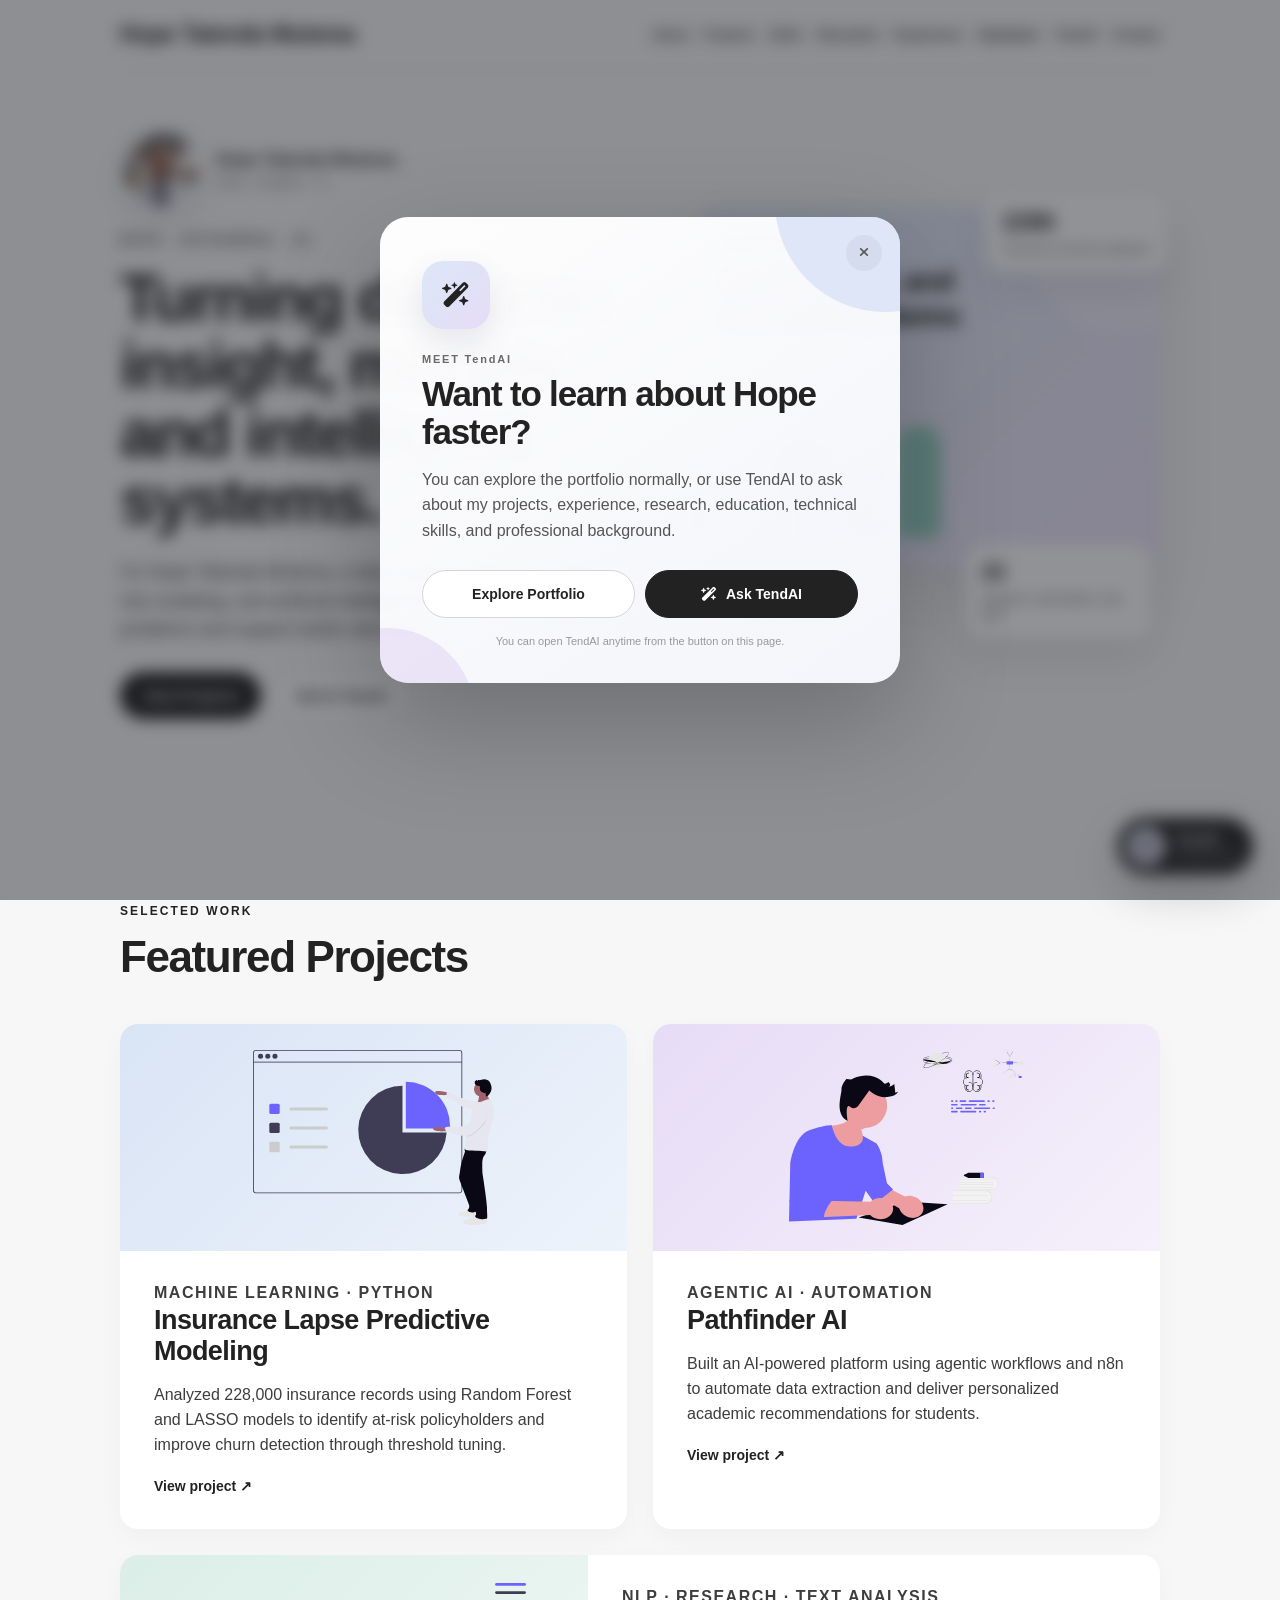
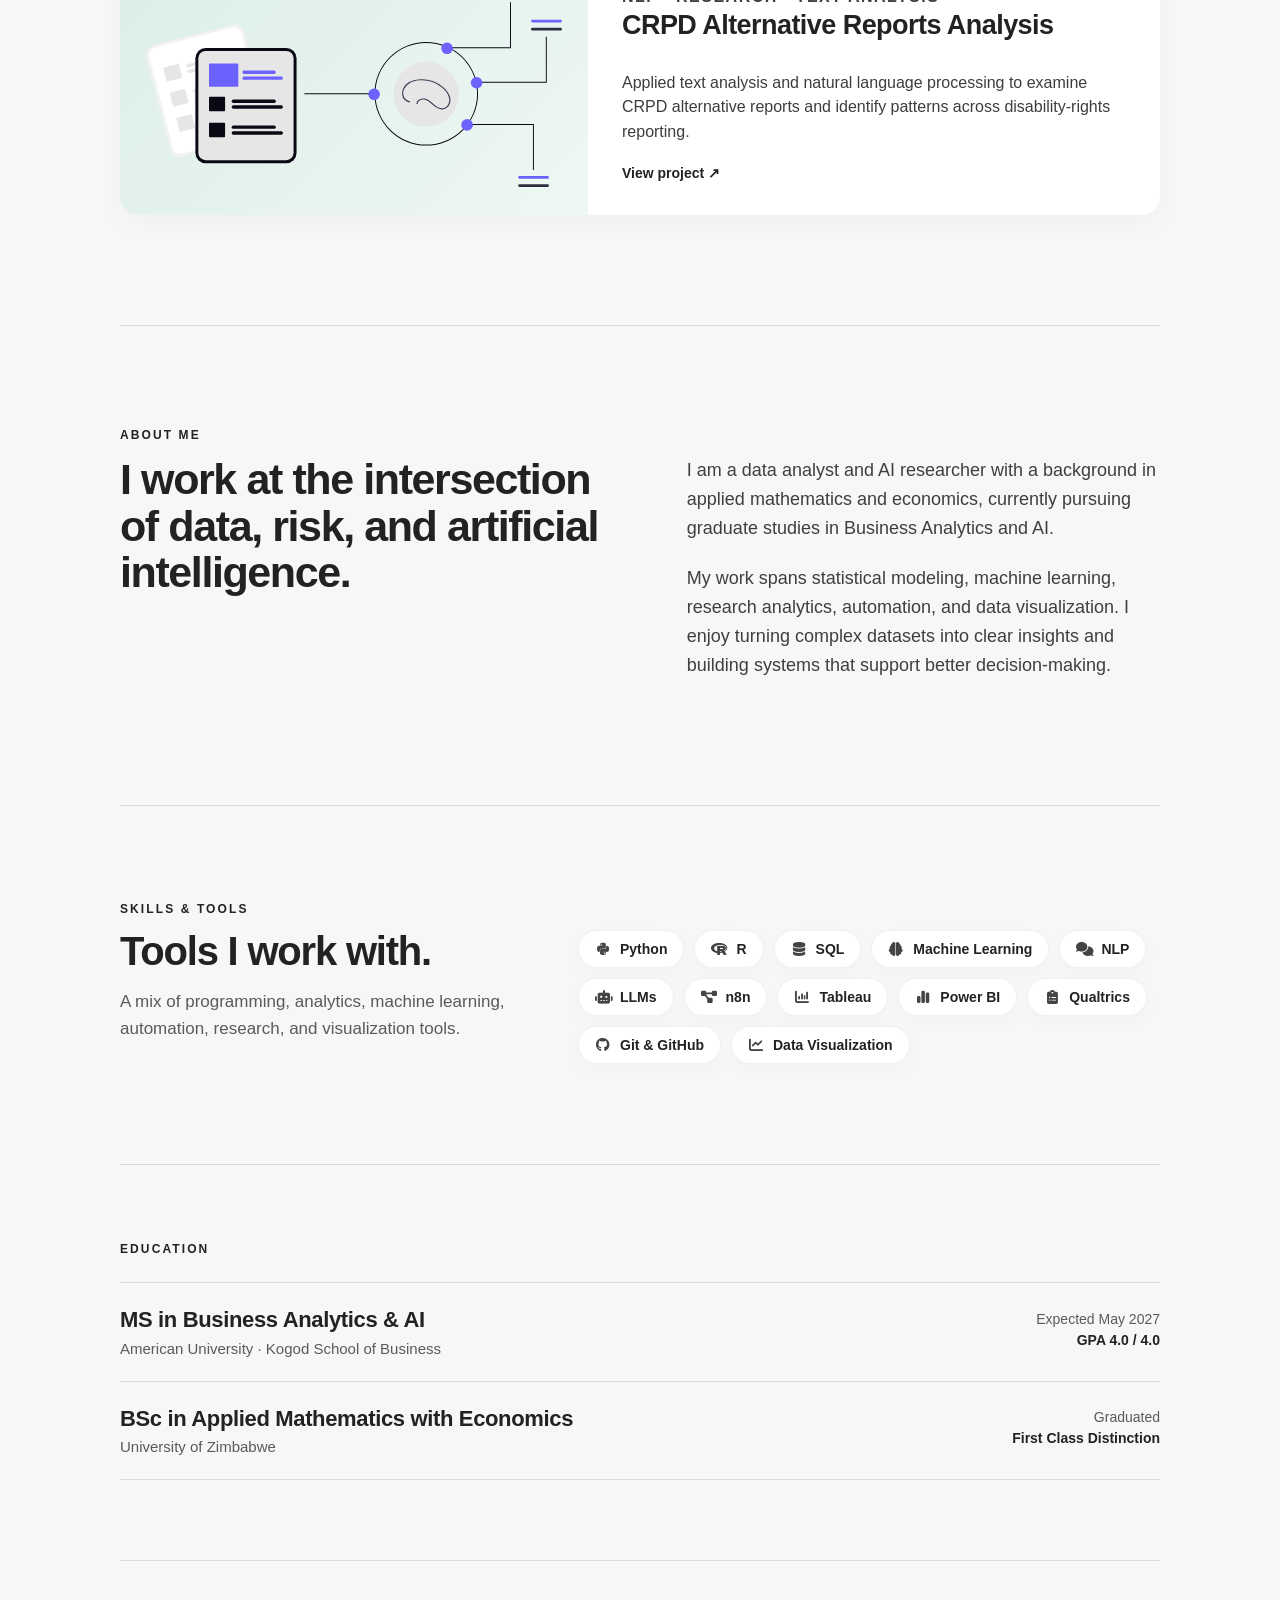
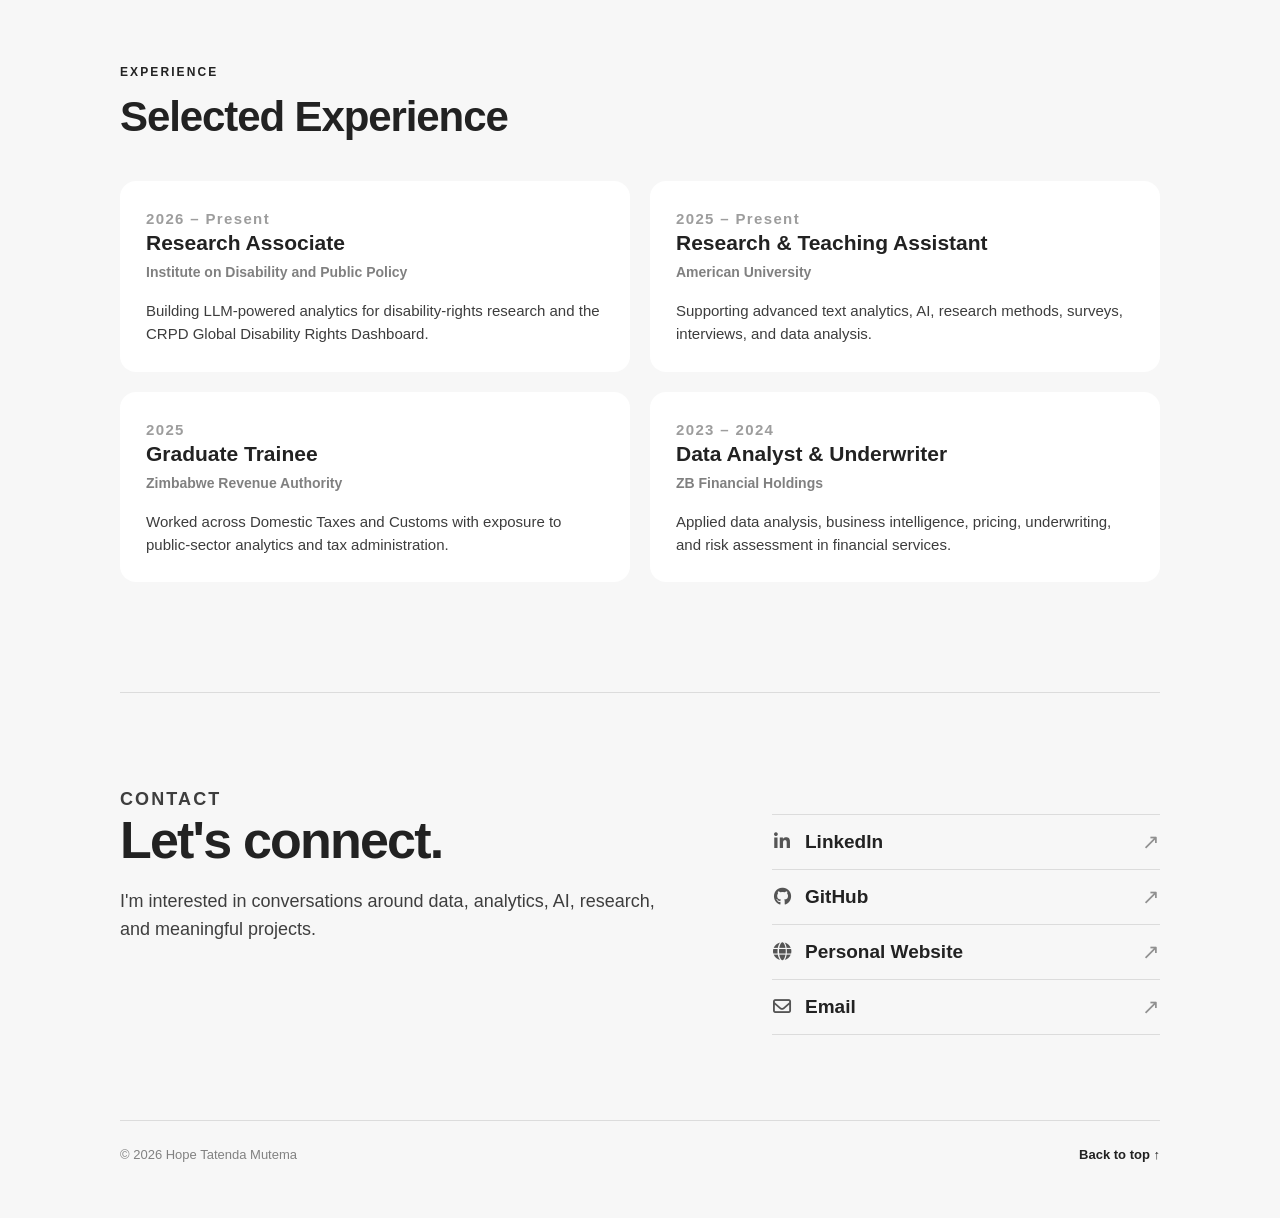
<file: index.html>
<!DOCTYPE html>
<html lang="en">

<head>

    <meta charset="UTF-8">

    <title>
        Hope Tatenda Mutema | Data, Analytics & AI
    </title>

    <meta
        name="viewport"
        content="width=device-width, initial-scale=1.0"
    >

    <meta
        name="description"
        content="Portfolio of Hope Tatenda Mutema — data analytics, artificial intelligence, machine learning, research, and risk modeling."
    >

    <link
        rel="icon"
        type="image/jpeg"
        href="images/favicon.JPG"
    >

    <link
        rel="stylesheet"
        href="https://cdnjs.cloudflare.com/ajax/libs/font-awesome/6.5.2/css/all.min.css"
    >

    <link
        rel="stylesheet"
        href="style.css"
    >

</head>


<body id="top">


    <!-- TendAI WELCOME -->

    <div
        id="aiWelcome"
        class="ai-welcome"
        role="dialog"
        aria-modal="true"
        aria-labelledby="aiWelcomeTitle"
    >

        <div class="ai-welcome-backdrop"></div>


        <div class="ai-welcome-card">


            <button
                id="closeAiWelcome"
                class="ai-welcome-close"
                type="button"
                aria-label="Close"
            >
                <i class="fa-solid fa-xmark"></i>
            </button>


            <div class="ai-welcome-icon">

                <i class="fa-solid fa-wand-magic-sparkles"></i>

            </div>


            <p class="ai-welcome-label">
                MEET TendAI
            </p>


            <h2 id="aiWelcomeTitle">
                Want to learn about Hope faster?
            </h2>


            <p class="ai-welcome-text">

                You can explore the portfolio normally,
                or use TendAI to ask about my projects,
                experience, research, education,
                technical skills, and professional background.

            </p>


            <div class="ai-welcome-actions">


                <button
                    id="explorePortfolio"
                    class="ai-choice ai-choice-secondary"
                    type="button"
                >
                    Explore Portfolio
                </button>


                <a
                    href="agent.html"
                    id="openTendAI"
                    class="ai-choice ai-choice-primary"
                >

                    <i class="fa-solid fa-wand-magic-sparkles"></i>

                    Ask TendAI

                </a>


            </div>


            <p class="ai-welcome-note">
                You can open TendAI anytime from the button on this page.
            </p>


        </div>

    </div>



    <!-- NAVIGATION -->

    <nav class="site-nav">

        <a
            href="#top"
            class="brand"
        >
            Hope Tatenda Mutema
        </a>


        <div class="nav-links">

            <a href="#about">
                About
            </a>

            <a href="#projects">
                Projects
            </a>

            <a href="#skills">
                Skills
            </a>

            <a href="#education">
                Education
            </a>

            <a href="#experience">
                Experience
            </a>

            <a href="highlights.html">
                Highlights
            </a>

            <a
                href="agent.html"
                class="nav-ai-link"
            >
                TendAI
            </a>

            <a href="#contact">
                Contact
            </a>

        </div>

    </nav>



    <!-- HERO -->

    <section class="hero">

        <div class="hero-grid">


            <div class="hero-text">


                <div class="hero-profile">


                    <img
                        src="images/hope-profile.JPG"
                        alt="Hope Tatenda Mutema"
                    >


                    <div>

                        <p class="profile-name">
                            Hope Tatenda Mutema
                        </p>

                        <p class="profile-role">
                            Data · Analytics · AI
                        </p>

                    </div>


                </div>


                <p class="hero-label">
                    DATA · ACTUARIAL · AI
                </p>


                <h1>
                    Turning data into insight,
                    models, and intelligent systems.
                </h1>


                <p class="hero-description">

                    I'm Hope Tatenda Mutema, a data analyst exploring
                    analytics, risk modeling, and artificial intelligence
                    to solve practical problems and support better decisions.

                </p>


                <div class="hero-links">


                    <a
                        href="#projects"
                        class="hero-button primary-button"
                    >
                        View Projects
                    </a>


                    <a
                        href="#contact"
                        class="hero-button secondary-button"
                    >
                        Get in Touch
                    </a>


                </div>


            </div>



            <div class="hero-visual">


                <div class="hero-card main-card">


                    <div>

                        <p class="mini-label">
                            CURRENT FOCUS
                        </p>

                        <h3>
                            Analytics, AI, and research systems
                        </h3>

                    </div>


                    <div class="hero-chart">

                        <span></span>
                        <span></span>
                        <span></span>
                        <span></span>

                    </div>


                </div>



                <div class="floating-card floating-card-one">

                    <p class="floating-number">
                        228K
                    </p>

                    <p class="floating-text">
                        insurance records analyzed
                    </p>

                </div>



                <div class="floating-card floating-card-two">

                    <p class="floating-number">
                        3
                    </p>

                    <p class="floating-text">
                        featured projects
                    </p>

                </div>



                <div class="floating-card floating-card-three">

                    <p class="floating-number">
                        AI
                    </p>

                    <p class="floating-text">
                        research, automation, and NLP
                    </p>

                </div>


            </div>


        </div>

    </section>



    <!-- PROJECTS -->

    <section
        id="projects"
        class="projects"
    >

        <p class="section-label">
            SELECTED WORK
        </p>


        <h2>
            Featured Projects
        </h2>


        <div class="project-grid">


            <article class="project-card">


                <div class="project-image project-image-one">

                    <img
                        src="images/insurance.svg"
                        alt="Data analytics illustration for insurance predictive modeling"
                    >

                </div>


                <div class="project-content">


                    <p class="project-type">
                        MACHINE LEARNING · PYTHON
                    </p>


                    <h3>

                        <a
                            href="https://github.com/hope-tatenda-mutema/Predictive-Modeling-Insurance-Churn"
                            target="_blank"
                            rel="noopener noreferrer"
                        >
                            Insurance Lapse Predictive Modeling
                        </a>

                    </h3>


                    <p>

                        Analyzed 228,000 insurance records using Random Forest
                        and LASSO models to identify at-risk policyholders
                        and improve churn detection through threshold tuning.

                    </p>


                    <a
                        class="project-link"
                        href="https://github.com/hope-tatenda-mutema/Predictive-Modeling-Insurance-Churn"
                        target="_blank"
                        rel="noopener noreferrer"
                    >
                        View project ↗
                    </a>


                </div>


            </article>



            <article class="project-card">


                <div class="project-image project-image-two">

                    <img
                        src="images/pathfinder.svg"
                        alt="Artificial intelligence illustration for Pathfinder AI"
                    >

                </div>


                <div class="project-content">


                    <p class="project-type">
                        AGENTIC AI · AUTOMATION
                    </p>


                    <h3>

                        <a
                            href="https://github.com/hope-tatenda-mutema/Pathfinder-AI-Project"
                            target="_blank"
                            rel="noopener noreferrer"
                        >
                            Pathfinder AI
                        </a>

                    </h3>


                    <p>

                        Built an AI-powered platform using agentic workflows
                        and n8n to automate data extraction and deliver
                        personalized academic recommendations for students.

                    </p>


                    <a
                        class="project-link"
                        href="https://github.com/hope-tatenda-mutema/Pathfinder-AI-Project"
                        target="_blank"
                        rel="noopener noreferrer"
                    >
                        View project ↗
                    </a>


                </div>


            </article>



            <article class="project-card">


                <div class="project-image project-image-three">

                    <img
                        src="images/crpd.svg"
                        alt="Text analysis illustration for CRPD research project"
                    >

                </div>


                <div class="project-content">


                    <p class="project-type">
                        NLP · RESEARCH · TEXT ANALYSIS
                    </p>


                    <h3>

                        <a
                            href="https://github.com/hope-tatenda-mutema/critical_analysis_of_CRPD_alternative_reports"
                            target="_blank"
                            rel="noopener noreferrer"
                        >
                            CRPD Alternative Reports Analysis
                        </a>

                    </h3>


                    <p>

                        Applied text analysis and natural language processing
                        to examine CRPD alternative reports and identify
                        patterns across disability-rights reporting.

                    </p>


                    <a
                        class="project-link"
                        href="https://github.com/hope-tatenda-mutema/critical_analysis_of_CRPD_alternative_reports"
                        target="_blank"
                        rel="noopener noreferrer"
                    >
                        View project ↗
                    </a>


                </div>


            </article>


        </div>


    </section>



    <!-- ABOUT -->

    <section
        id="about"
        class="about"
    >

        <p class="section-label">
            ABOUT ME
        </p>


        <div class="about-grid">


            <h2>

                I work at the intersection of
                data, risk, and artificial intelligence.

            </h2>


            <div class="about-text">


                <p>

                    I am a data analyst and AI researcher with a background
                    in applied mathematics and economics, currently pursuing
                    graduate studies in Business Analytics and AI.

                </p>


                <p>

                    My work spans statistical modeling, machine learning,
                    research analytics, automation, and data visualization.
                    I enjoy turning complex datasets into clear insights
                    and building systems that support better decision-making.

                </p>


            </div>


        </div>


    </section>



    <!-- SKILLS -->

    <section
        id="skills"
        class="skills"
    >

        <p class="section-label">
            SKILLS & TOOLS
        </p>


        <div class="skills-grid">


            <div>

                <h2>
                    Tools I work with.
                </h2>

                <p class="skills-intro">

                    A mix of programming, analytics,
                    machine learning, automation,
                    research, and visualization tools.

                </p>

            </div>



            <div class="skill-tags">

                <span>
                    <i class="fa-brands fa-python"></i>
                    Python
                </span>

                <span>
                    <i class="fa-brands fa-r-project"></i>
                    R
                </span>

                <span>
                    <i class="fa-solid fa-database"></i>
                    SQL
                </span>

                <span>
                    <i class="fa-solid fa-brain"></i>
                    Machine Learning
                </span>

                <span>
                    <i class="fa-solid fa-comments"></i>
                    NLP
                </span>

                <span>
                    <i class="fa-solid fa-robot"></i>
                    LLMs
                </span>

                <span>
                    <i class="fa-solid fa-diagram-project"></i>
                    n8n
                </span>

                <span>
                    <i class="fa-solid fa-chart-column"></i>
                    Tableau
                </span>

                <span>
                    <i class="fa-solid fa-chart-simple"></i>
                    Power BI
                </span>

                <span>
                    <i class="fa-solid fa-clipboard-list"></i>
                    Qualtrics
                </span>

                <span>
                    <i class="fa-brands fa-github"></i>
                    Git & GitHub
                </span>

                <span>
                    <i class="fa-solid fa-chart-line"></i>
                    Data Visualization
                </span>

            </div>


        </div>


    </section>



    <!-- EDUCATION -->

    <section
        id="education"
        class="education"
    >

        <p class="section-label">
            EDUCATION
        </p>


        <div class="education-list">


            <article class="education-item">


                <div class="education-main">

                    <h3>
                        MS in Business Analytics & AI
                    </h3>

                    <p class="education-school">
                        American University · Kogod School of Business
                    </p>

                </div>


                <div class="education-meta">

                    <p>
                        Expected May 2027
                    </p>

                    <p class="education-highlight">
                        GPA 4.0 / 4.0
                    </p>

                </div>


            </article>



            <article class="education-item">


                <div class="education-main">

                    <h3>
                        BSc in Applied Mathematics with Economics
                    </h3>

                    <p class="education-school">
                        University of Zimbabwe
                    </p>

                </div>


                <div class="education-meta">

                    <p>
                        Graduated
                    </p>

                    <p class="education-highlight">
                        First Class Distinction
                    </p>

                </div>


            </article>


        </div>


    </section>



    <!-- EXPERIENCE -->

    <section
        id="experience"
        class="experience"
    >

        <p class="section-label">
            EXPERIENCE
        </p>


        <h2>
            Selected Experience
        </h2>


        <div class="experience-grid">


            <article class="experience-card">

                <p class="experience-year">
                    2026 – Present
                </p>

                <h3>
                    Research Associate
                </h3>

                <p class="experience-org">
                    Institute on Disability and Public Policy
                </p>

                <p>
                    Building LLM-powered analytics for disability-rights
                    research and the CRPD Global Disability Rights Dashboard.
                </p>

            </article>



            <article class="experience-card">

                <p class="experience-year">
                    2025 – Present
                </p>

                <h3>
                    Research & Teaching Assistant
                </h3>

                <p class="experience-org">
                    American University
                </p>

                <p>
                    Supporting advanced text analytics, AI,
                    research methods, surveys, interviews,
                    and data analysis.
                </p>

            </article>



            <article class="experience-card">

                <p class="experience-year">
                    2025
                </p>

                <h3>
                    Graduate Trainee
                </h3>

                <p class="experience-org">
                    Zimbabwe Revenue Authority
                </p>

                <p>
                    Worked across Domestic Taxes and Customs
                    with exposure to public-sector analytics
                    and tax administration.
                </p>

            </article>



            <article class="experience-card">

                <p class="experience-year">
                    2023 – 2024
                </p>

                <h3>
                    Data Analyst & Underwriter
                </h3>

                <p class="experience-org">
                    ZB Financial Holdings
                </p>

                <p>
                    Applied data analysis, business intelligence,
                    pricing, underwriting, and risk assessment
                    in financial services.
                </p>

            </article>


        </div>


    </section>



    <!-- CONTACT -->

    <section
        id="contact"
        class="contact"
    >

        <p class="section-label">
            CONTACT
        </p>


        <div class="contact-grid">


            <div>

                <h2>
                    Let's connect.
                </h2>

                <p>

                    I'm interested in conversations around
                    data, analytics, AI, research,
                    and meaningful projects.

                </p>

            </div>



            <div class="contact-links">


                <a
                    href="https://www.linkedin.com/in/hope-mutema/"
                    target="_blank"
                    rel="noopener noreferrer"
                >

                    <span class="contact-link-left">

                        <i class="fa-brands fa-linkedin-in"></i>

                        LinkedIn

                    </span>

                    <span class="contact-arrow">
                        ↗
                    </span>

                </a>



                <a
                    href="https://github.com/hope-tatenda-mutema"
                    target="_blank"
                    rel="noopener noreferrer"
                >

                    <span class="contact-link-left">

                        <i class="fa-brands fa-github"></i>

                        GitHub

                    </span>

                    <span class="contact-arrow">
                        ↗
                    </span>

                </a>



                <a
                    href="https://hopetatendamutema.com"
                    target="_blank"
                    rel="noopener noreferrer"
                >

                    <span class="contact-link-left">

                        <i class="fa-solid fa-globe"></i>

                        Personal Website

                    </span>

                    <span class="contact-arrow">
                        ↗
                    </span>

                </a>



                <a
                    href="mailto:contact@hopetatendamutema.com"
                >

                    <span class="contact-link-left">

                        <i class="fa-regular fa-envelope"></i>

                        Email

                    </span>

                    <span class="contact-arrow">
                        ↗
                    </span>

                </a>


            </div>


        </div>


    </section>



    <!-- FOOTER -->

    <footer>

        <p>
            © 2026 Hope Tatenda Mutema
        </p>

        <a href="#top">
            Back to top ↑
        </a>

    </footer>



    <!-- FLOATING TendAI BUTTON -->

    <a
        href="agent.html"
        class="floating-ai-button"
        aria-label="Open TendAI"
    >


        <span class="floating-ai-icon">

            <i class="fa-solid fa-wand-magic-sparkles"></i>

        </span>


        <span class="floating-ai-text">

            <strong>
                TendAI
            </strong>

            <small>
                Ask about me
            </small>

        </span>


    </a>



    <script>


        const aiWelcome =
            document.getElementById(
                "aiWelcome"
            );


        const explorePortfolio =
            document.getElementById(
                "explorePortfolio"
            );


        const closeAiWelcome =
            document.getElementById(
                "closeAiWelcome"
            );


        const openTendAI =
            document.getElementById(
                "openTendAI"
            );


        const aiBackdrop =
            document.querySelector(
                ".ai-welcome-backdrop"
            );


        const hasSeenAiWelcome =
            sessionStorage.getItem(
                "tendai-welcome-seen"
            );


        if (!hasSeenAiWelcome) {


            setTimeout(
                function() {

                    aiWelcome.classList.add(
                        "show"
                    );


                    document.body.classList.add(
                        "modal-open"
                    );

                },
                650
            );


        }


        function closeWelcome() {


            aiWelcome.classList.remove(
                "show"
            );


            document.body.classList.remove(
                "modal-open"
            );


            sessionStorage.setItem(
                "tendai-welcome-seen",
                "true"
            );


        }


        explorePortfolio.addEventListener(
            "click",
            closeWelcome
        );


        closeAiWelcome.addEventListener(
            "click",
            closeWelcome
        );


        aiBackdrop.addEventListener(
            "click",
            closeWelcome
        );


        openTendAI.addEventListener(
            "click",
            function() {

                sessionStorage.setItem(
                    "tendai-welcome-seen",
                    "true"
                );

            }
        );


        document.addEventListener(
            "keydown",
            function(event) {

                if (
                    event.key === "Escape" &&
                    aiWelcome.classList.contains(
                        "show"
                    )
                ) {

                    closeWelcome();

                }

            }
        );


    </script>


</body>

</html>
</file>
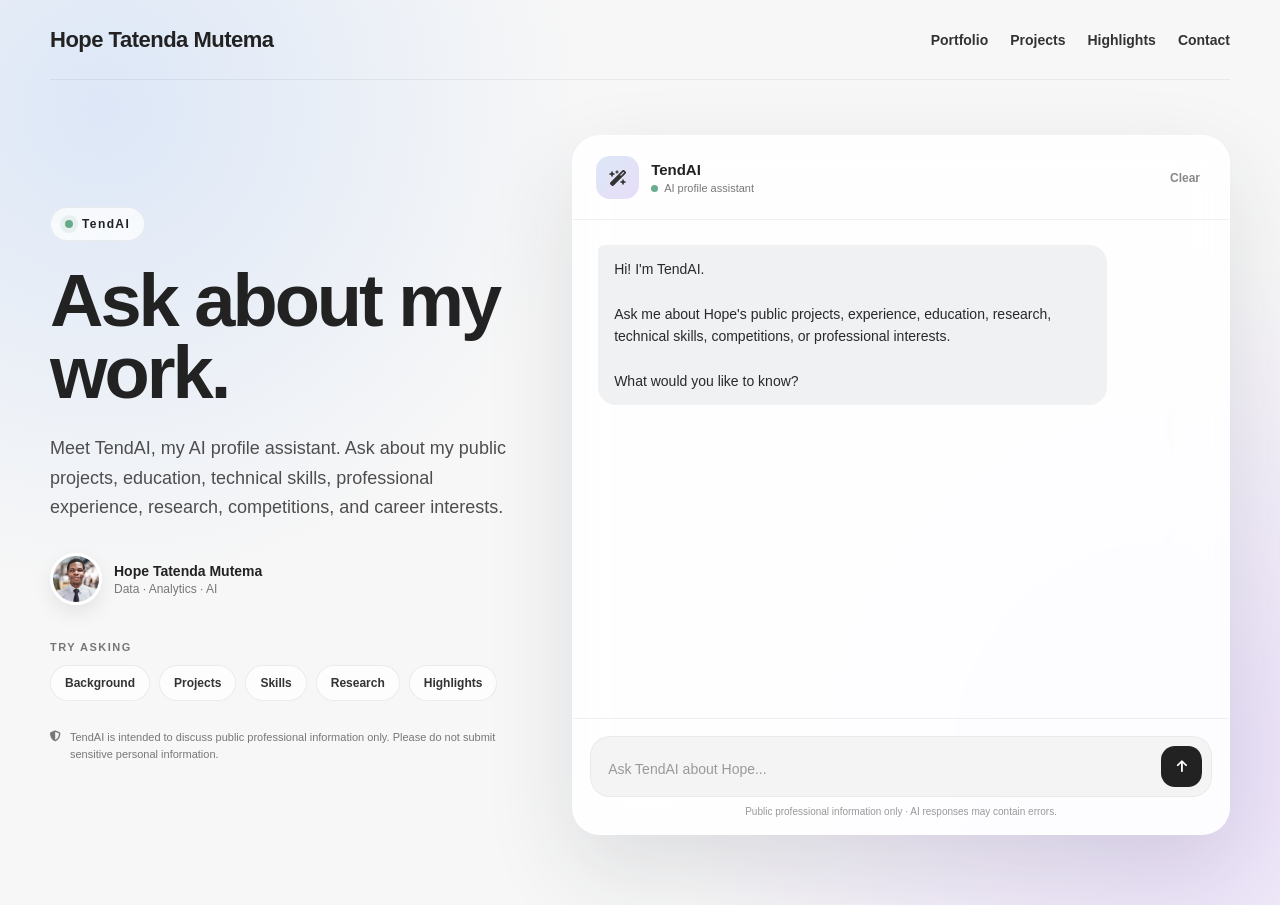
<file: agent.html>
<!DOCTYPE html>
<html lang="en">

<head>

    <meta charset="UTF-8">

    <meta
        name="viewport"
        content="width=device-width, initial-scale=1.0"
    >

    <title>TendAI | Hope Tatenda Mutema</title>

    <meta
        name="description"
        content="Ask TendAI about Hope Tatenda Mutema's public projects, experience, education, research, and technical skills."
    >

    <link
        rel="icon"
        type="image/jpeg"
        href="images/favicon.JPG"
    >

    <link
        rel="stylesheet"
        href="https://cdnjs.cloudflare.com/ajax/libs/font-awesome/6.5.2/css/all.min.css"
    >


    <style>

        * {
            box-sizing: border-box;
        }

        html {
            min-height: 100%;
        }

        body {
            min-height: 100vh;
            margin: 0;

            font-family:
                Inter,
                -apple-system,
                BlinkMacSystemFont,
                "Segoe UI",
                Arial,
                sans-serif;

            color: #222;

            background:
                radial-gradient(
                    circle at 8% 12%,
                    rgba(219, 230, 247, 0.95),
                    transparent 34%
                ),
                radial-gradient(
                    circle at 92% 84%,
                    rgba(232, 220, 249, 0.9),
                    transparent 36%
                ),
                #f7f7f7;

            -webkit-font-smoothing: antialiased;
        }


        .page {
            width: min(1180px, calc(100% - 50px));
            margin: 0 auto;
        }


        /* NAVIGATION */

        .site-nav {
            min-height: 80px;

            display: flex;
            align-items: center;
            justify-content: space-between;

            gap: 25px;

            border-bottom:
                1px solid rgba(0, 0, 0, 0.06);
        }

        .brand {
            color: #222;
            text-decoration: none;

            font-size: 22px;
            font-weight: 750;

            letter-spacing: -0.5px;
        }

        .nav-links {
            display: flex;
            align-items: center;

            gap: 22px;
        }

        .nav-links a {
            color: #333;
            text-decoration: none;

            font-size: 14px;
            font-weight: 600;

            transition: opacity 0.2s ease;
        }

        .nav-links a:hover {
            opacity: 0.55;
        }


        /* LAYOUT */

        .agent-layout {
            min-height: calc(100vh - 80px);

            display: grid;

            grid-template-columns:
                0.82fr 1.18fr;

            gap: 65px;

            align-items: center;

            padding:
                55px 0 70px;
        }


        /* LEFT SIDE */

        .agent-intro {
            max-width: 470px;
        }

        .agent-label {
            display: inline-flex;
            align-items: center;

            gap: 9px;

            margin: 0 0 24px;

            padding:
                9px 14px;

            border:
                1px solid rgba(0, 0, 0, 0.06);

            border-radius: 999px;

            background:
                rgba(255, 255, 255, 0.72);

            font-size: 12px;
            font-weight: 800;

            letter-spacing: 1.4px;
        }

        .agent-dot {
            width: 8px;
            height: 8px;

            border-radius: 50%;

            background: #69aa8d;

            box-shadow:
                0 0 0 5px rgba(105, 170, 141, 0.12);
        }

        .agent-intro h1 {
            margin:
                0 0 24px;

            font-size:
                clamp(52px, 6vw, 74px);

            line-height: 0.98;

            letter-spacing: -3px;
        }

        .agent-description {
            margin: 0;

            font-size: 18px;
            line-height: 1.65;

            color: #4e4e4e;
        }


        /* PROFILE */

        .profile {
            display: flex;
            align-items: center;

            gap: 12px;

            margin-top: 30px;
        }

        .profile img {
            width: 52px;
            height: 52px;

            object-fit: cover;

            border-radius: 50%;

            border: 3px solid #fff;

            box-shadow:
                0 8px 20px rgba(0, 0, 0, 0.08);
        }

        .profile p {
            margin: 0;
        }

        .profile-name {
            margin-bottom: 3px !important;

            font-size: 14px;
            font-weight: 750;
        }

        .profile-role {
            font-size: 12px;

            color: #777;
        }


        /* SUGGESTIONS */

        .suggestion-label {
            margin:
                36px 0 12px;

            font-size: 11px;
            font-weight: 750;

            letter-spacing: 1.5px;

            color: #777;
        }

        .suggestions {
            display: flex;
            flex-wrap: wrap;

            gap: 9px;
        }

        .suggestion {
            appearance: none;

            border:
                1px solid rgba(0, 0, 0, 0.07);

            border-radius: 999px;

            padding:
                10px 14px;

            background:
                rgba(255, 255, 255, 0.76);

            color: #333;

            font-family: inherit;

            font-size: 12px;
            font-weight: 650;

            cursor: pointer;

            transition:
                transform 0.18s ease,
                background 0.18s ease;
        }

        .suggestion:hover {
            transform:
                translateY(-2px);

            background: #fff;
        }


        /* PRIVACY NOTE */

        .privacy-note {
            display: flex;
            align-items: flex-start;

            gap: 9px;

            margin-top: 28px;

            color: #777;

            font-size: 11px;
            line-height: 1.55;
        }

        .privacy-note i {
            margin-top: 2px;
        }


        /* CHAT */

        .chat-shell {
            height:
                min(700px, calc(100vh - 130px));

            min-height: 570px;

            display: flex;
            flex-direction: column;

            overflow: hidden;

            border:
                1px solid rgba(255, 255, 255, 0.9);

            border-radius: 28px;

            background:
                rgba(255, 255, 255, 0.88);

            backdrop-filter: blur(24px);

            -webkit-backdrop-filter: blur(24px);

            box-shadow:
                0 35px 90px rgba(35, 38, 57, 0.12);
        }


        /* CHAT HEADER */

        .chat-header {
            display: flex;
            justify-content: space-between;
            align-items: center;

            gap: 20px;

            padding:
                20px 23px;

            border-bottom:
                1px solid rgba(0, 0, 0, 0.055);
        }

        .chat-agent {
            display: flex;
            align-items: center;

            gap: 12px;
        }

        .chat-agent-icon {
            width: 43px;
            height: 43px;

            display: flex;
            align-items: center;
            justify-content: center;

            border-radius: 14px;

            background:
                linear-gradient(
                    135deg,
                    #dce7f7,
                    #e8ddf7
                );

            color: #333;
        }

        .chat-agent h2 {
            margin:
                0 0 4px;

            font-size: 15px;
        }

        .status {
            display: flex;
            align-items: center;

            gap: 6px;

            margin: 0;

            color: #777;

            font-size: 11px;
        }

        .status-dot {
            width: 7px;
            height: 7px;

            border-radius: 50%;

            background: #67ad8e;
        }

        .clear-button {
            border: 0;

            background: transparent;

            color: #888;

            font-family: inherit;

            font-size: 12px;
            font-weight: 650;

            cursor: pointer;
        }

        .clear-button:hover {
            color: #222;
        }


        /* MESSAGES */

        .messages {
            flex: 1;

            overflow-y: auto;

            padding: 25px;

            scroll-behavior: smooth;
        }

        .message {
            display: flex;

            margin-bottom: 18px;
        }

        .message.user {
            justify-content: flex-end;
        }

        .bubble {
            max-width: 84%;

            padding:
                13px 16px;

            border-radius: 18px;

            font-size: 14px;
            line-height: 1.6;

            white-space: pre-wrap;
            word-break: break-word;
        }

        .message.agent .bubble {
            border-top-left-radius: 6px;

            background: #f0f1f3;

            color: #292929;
        }

        .message.user .bubble {
            border-top-right-radius: 6px;

            background: #222;

            color: #fff;
        }


        /* TYPING */

        .typing {
            display: inline-flex;

            gap: 5px;

            padding:
                4px 1px;
        }

        .typing span {
            width: 6px;
            height: 6px;

            border-radius: 50%;

            background: #999;

            animation:
                typing 1.1s infinite ease-in-out;
        }

        .typing span:nth-child(2) {
            animation-delay: 0.15s;
        }

        .typing span:nth-child(3) {
            animation-delay: 0.3s;
        }

        @keyframes typing {

            0%,
            60%,
            100% {
                transform:
                    translateY(0);

                opacity: 0.4;
            }

            30% {
                transform:
                    translateY(-4px);

                opacity: 1;
            }

        }


        /* INPUT */

        .chat-input-area {
            padding: 17px;

            border-top:
                1px solid rgba(0, 0, 0, 0.055);
        }

        .input-container {
            display: flex;
            align-items: flex-end;

            gap: 10px;

            padding:
                9px 9px 9px 17px;

            border:
                1px solid rgba(0, 0, 0, 0.04);

            border-radius: 20px;

            background: #f4f4f4;
        }

        #messageInput {
            flex: 1;

            max-height: 125px;

            padding:
                8px 0;

            resize: none;

            border: 0;
            outline: 0;

            background: transparent;

            color: #222;

            font-family: inherit;

            font-size: 14px;
            line-height: 1.45;
        }

        #messageInput::placeholder {
            color: #999;
        }

        #sendButton {
            width: 41px;
            height: 41px;

            flex-shrink: 0;

            display: flex;
            align-items: center;
            justify-content: center;

            border: 0;

            border-radius: 14px;

            background: #222;

            color: #fff;

            cursor: pointer;

            transition:
                transform 0.18s ease,
                opacity 0.18s ease;
        }

        #sendButton:hover {
            transform:
                translateY(-1px);
        }

        #sendButton:disabled {
            opacity: 0.35;

            cursor: default;

            transform: none;
        }

        .input-note {
            margin:
                9px 4px 0;

            text-align: center;

            color: #999;

            font-size: 10px;
        }


        /* MOBILE */

        @media (max-width: 900px) {

            .agent-layout {
                grid-template-columns: 1fr;

                gap: 38px;

                padding-top: 45px;
            }

            .agent-intro {
                max-width: 700px;
            }

            .chat-shell {
                height: 650px;
            }

        }


        @media (max-width: 650px) {

            .page {
                width:
                    calc(100% - 30px);
            }

            .site-nav {
                flex-direction: column;

                align-items: flex-start;

                gap: 12px;

                padding:
                    17px 0;
            }

            .brand {
                font-size: 20px;
            }

            .nav-links {
                flex-wrap: wrap;

                gap:
                    10px 16px;
            }

            .agent-layout {
                min-height: auto;

                padding:
                    40px 0;
            }

            .agent-intro h1 {
                font-size: 47px;

                letter-spacing: -2px;
            }

            .agent-description {
                font-size: 16px;
            }

            .chat-shell {
                height: 650px;

                min-height: 0;

                border-radius: 22px;
            }

            .messages {
                padding: 18px;
            }

            .bubble {
                max-width: 90%;
            }

        }

    </style>

</head>


<body>


<div class="page">


    <!-- NAVIGATION -->

    <nav class="site-nav">

        <a
            href="index.html"
            class="brand"
        >
            Hope Tatenda Mutema
        </a>


        <div class="nav-links">

            <a href="index.html">
                Portfolio
            </a>

            <a href="index.html#projects">
                Projects
            </a>

            <a href="highlights.html">
                Highlights
            </a>

            <a href="index.html#contact">
                Contact
            </a>

        </div>

    </nav>



    <main class="agent-layout">


        <!-- LEFT -->

        <section class="agent-intro">


            <p class="agent-label">

                <span class="agent-dot"></span>

                TendAI

            </p>


            <h1>
                Ask about
                my work.
            </h1>


            <p class="agent-description">

                Meet TendAI, my AI profile assistant.

                Ask about my public projects, education,
                technical skills, professional experience,
                research, competitions, and career interests.

            </p>


            <div class="profile">

                <img
                    src="images/hope-profile.JPG"
                    alt="Hope Tatenda Mutema"
                >

                <div>

                    <p class="profile-name">
                        Hope Tatenda Mutema
                    </p>

                    <p class="profile-role">
                        Data · Analytics · AI
                    </p>

                </div>

            </div>


            <p class="suggestion-label">
                TRY ASKING
            </p>


            <div class="suggestions">


                <button
                    class="suggestion"
                    data-question="Tell me about Hope's professional background."
                    type="button"
                >
                    Background
                </button>


                <button
                    class="suggestion"
                    data-question="What projects has Hope worked on?"
                    type="button"
                >
                    Projects
                </button>


                <button
                    class="suggestion"
                    data-question="What technical skills does Hope have?"
                    type="button"
                >
                    Skills
                </button>


                <button
                    class="suggestion"
                    data-question="Tell me about Hope's research work."
                    type="button"
                >
                    Research
                </button>


                <button
                    class="suggestion"
                    data-question="What competitions and major presentations has Hope participated in?"
                    type="button"
                >
                    Highlights
                </button>


            </div>


            <div class="privacy-note">

                <i class="fa-solid fa-shield-halved"></i>

                <span>
                    TendAI is intended to discuss public professional
                    information only. Please do not submit sensitive
                    personal information.
                </span>

            </div>


        </section>



        <!-- CHAT -->

        <section class="chat-shell">


            <div class="chat-header">


                <div class="chat-agent">


                    <div class="chat-agent-icon">

                        <i class="fa-solid fa-wand-magic-sparkles"></i>

                    </div>


                    <div>

                        <h2>
                            TendAI
                        </h2>


                        <p class="status">

                            <span class="status-dot"></span>

                            AI profile assistant

                        </p>

                    </div>


                </div>


                <button
                    id="clearChat"
                    class="clear-button"
                    type="button"
                >
                    Clear
                </button>


            </div>



            <div
                id="messages"
                class="messages"
                aria-live="polite"
            >

                <div class="message agent">

                    <div class="bubble">Hi! I'm TendAI.

Ask me about Hope's public projects, experience, education, research, technical skills, competitions, or professional interests.

What would you like to know?</div>

                </div>

            </div>



            <div class="chat-input-area">


                <div class="input-container">


                    <textarea
                        id="messageInput"
                        rows="1"
                        maxlength="800"
                        placeholder="Ask TendAI about Hope..."
                        aria-label="Ask TendAI a question"
                    ></textarea>


                    <button
                        id="sendButton"
                        type="button"
                        aria-label="Send question"
                    >

                        <i class="fa-solid fa-arrow-up"></i>

                    </button>


                </div>


                <p class="input-note">
                    Public professional information only · AI responses may contain errors.
                </p>


            </div>


        </section>


    </main>


</div>



<script>

    const WEBHOOK_URL =
        "https://n8n.hopeai.online/webhook/2b44d1f6-f521-4ae8-bcec-2301b9967f3b";


    const messages =
        document.getElementById("messages");

    const messageInput =
        document.getElementById("messageInput");

    const sendButton =
        document.getElementById("sendButton");

    const clearChat =
        document.getElementById("clearChat");


    let sessionId =
        sessionStorage.getItem("tendai-session");


    if (!sessionId) {

        sessionId =
            createSessionId();

        sessionStorage.setItem(
            "tendai-session",
            sessionId
        );

    }


    function createSessionId() {

        return (
            "visitor-" +
            Date.now() +
            "-" +
            Math.random()
                .toString(36)
                .substring(2, 10)
        );

    }


    function addMessage(
        text,
        sender
    ) {

        const message =
            document.createElement("div");

        message.className =
            "message " + sender;


        const bubble =
            document.createElement("div");

        bubble.className =
            "bubble";


        bubble.textContent =
            text;


        message.appendChild(
            bubble
        );

        messages.appendChild(
            message
        );


        messages.scrollTop =
            messages.scrollHeight;

    }


    function showTyping() {

        const wrapper =
            document.createElement("div");

        wrapper.className =
            "message agent";

        wrapper.id =
            "typingMessage";


        wrapper.innerHTML = `

            <div class="bubble">

                <div class="typing">
                    <span></span>
                    <span></span>
                    <span></span>
                </div>

            </div>

        `;


        messages.appendChild(
            wrapper
        );


        messages.scrollTop =
            messages.scrollHeight;

    }


    function hideTyping() {

        const typingMessage =
            document.getElementById(
                "typingMessage"
            );


        if (typingMessage) {

            typingMessage.remove();

        }

    }


    function extractReply(data) {

        /*
            STRING RESPONSE
        */

        if (
            typeof data === "string"
        ) {

            return data.trim();

        }


        /*
            ARRAY RESPONSE
        */

        if (
            Array.isArray(data)
        ) {

            if (
                data.length === 0
            ) {

                return null;

            }


            return extractReply(
                data[0]
            );

        }


        /*
            OBJECT RESPONSE
        */

        if (
            data &&
            typeof data === "object"
        ) {

            const fields = [

                "output",
                "response",
                "reply",
                "answer",
                "message",
                "text",
                "content",
                "result"

            ];


            for (
                const field of fields
            ) {

                if (
                    typeof data[field]
                    === "string"
                ) {

                    return data[field].trim();

                }


                if (
                    data[field] &&
                    typeof data[field]
                    === "object"
                ) {

                    const nested =
                        extractReply(
                            data[field]
                        );


                    if (nested) {

                        return nested;

                    }

                }

            }

        }


        return null;

    }


    async function sendMessage(
        presetQuestion = null
    ) {

        let question =
            presetQuestion ||
            messageInput.value;


        question =
            question.trim();


        if (!question) {

            return;

        }


        if (
            question.length > 800
        ) {

            addMessage(
                "Please keep your question under 800 characters.",
                "agent"
            );

            return;

        }


        addMessage(
            question,
            "user"
        );


        messageInput.value =
            "";


        resizeTextarea();


        sendButton.disabled =
            true;


        showTyping();


        try {


            const response =
                await fetch(
                    WEBHOOK_URL,
                    {

                        method: "POST",

                        headers: {

                            "Content-Type":
                                "application/json",

                            "Accept":
                                "application/json, text/plain"

                        },

                        body:
                            JSON.stringify({

                                chatInput:
                                    question,

                                sessionId:
                                    sessionId

                            })

                    }
                );


            if (!response.ok) {

                const errorText =
                    await response.text();


                throw new Error(
                    "Webhook returned " +
                    response.status +
                    ": " +
                    errorText
                );

            }


            const rawText =
                await response.text();


            let data;


            try {

                data =
                    JSON.parse(rawText);

            }

            catch {

                data =
                    rawText;

            }


            hideTyping();


            const reply =
                extractReply(
                    data
                );


            if (!reply) {

                console.log(
                    "Unrecognized TendAI response:",
                    data
                );


                addMessage(
                    "TendAI received your question, but the workflow returned a response format the page does not recognize yet.",
                    "agent"
                );


                return;

            }


            addMessage(
                reply,
                "agent"
            );


        }

        catch (error) {


            hideTyping();


            console.error(
                "TendAI error:",
                error
            );


            let errorMessage =
                "I couldn't connect to TendAI right now. Please try again.";


            if (
                String(error)
                    .toLowerCase()
                    .includes("failed to fetch")
            ) {

                errorMessage =
                    "The browser could not reach TendAI. This is usually caused by the webhook being offline or by CORS settings in n8n.";

            }


            addMessage(
                errorMessage,
                "agent"
            );


        }

        finally {


            sendButton.disabled =
                false;


            messageInput.focus();

        }

    }


    function resizeTextarea() {

        messageInput.style.height =
            "auto";


        messageInput.style.height =
            Math.min(
                messageInput.scrollHeight,
                125
            ) +
            "px";

    }


    messageInput.addEventListener(
        "input",
        resizeTextarea
    );


    messageInput.addEventListener(
        "keydown",
        function(event) {

            if (
                event.key === "Enter" &&
                !event.shiftKey
            ) {

                event.preventDefault();

                sendMessage();

            }

        }
    );


    sendButton.addEventListener(
        "click",
        function() {

            sendMessage();

        }
    );


    document
        .querySelectorAll(
            ".suggestion"
        )
        .forEach(
            function(button) {

                button.addEventListener(
                    "click",
                    function() {

                        sendMessage(
                            button.dataset.question
                        );

                    }
                );

            }
        );


    clearChat.addEventListener(
        "click",
        function() {


            messages.innerHTML =
                "";


            addMessage(
                "Hi! I'm TendAI.\n\nAsk me about Hope's public projects, experience, education, research, technical skills, competitions, or professional interests.\n\nWhat would you like to know?",
                "agent"
            );


            sessionId =
                createSessionId();


            sessionStorage.setItem(
                "tendai-session",
                sessionId
            );


        }
    );


</script>


</body>

</html>
</file>
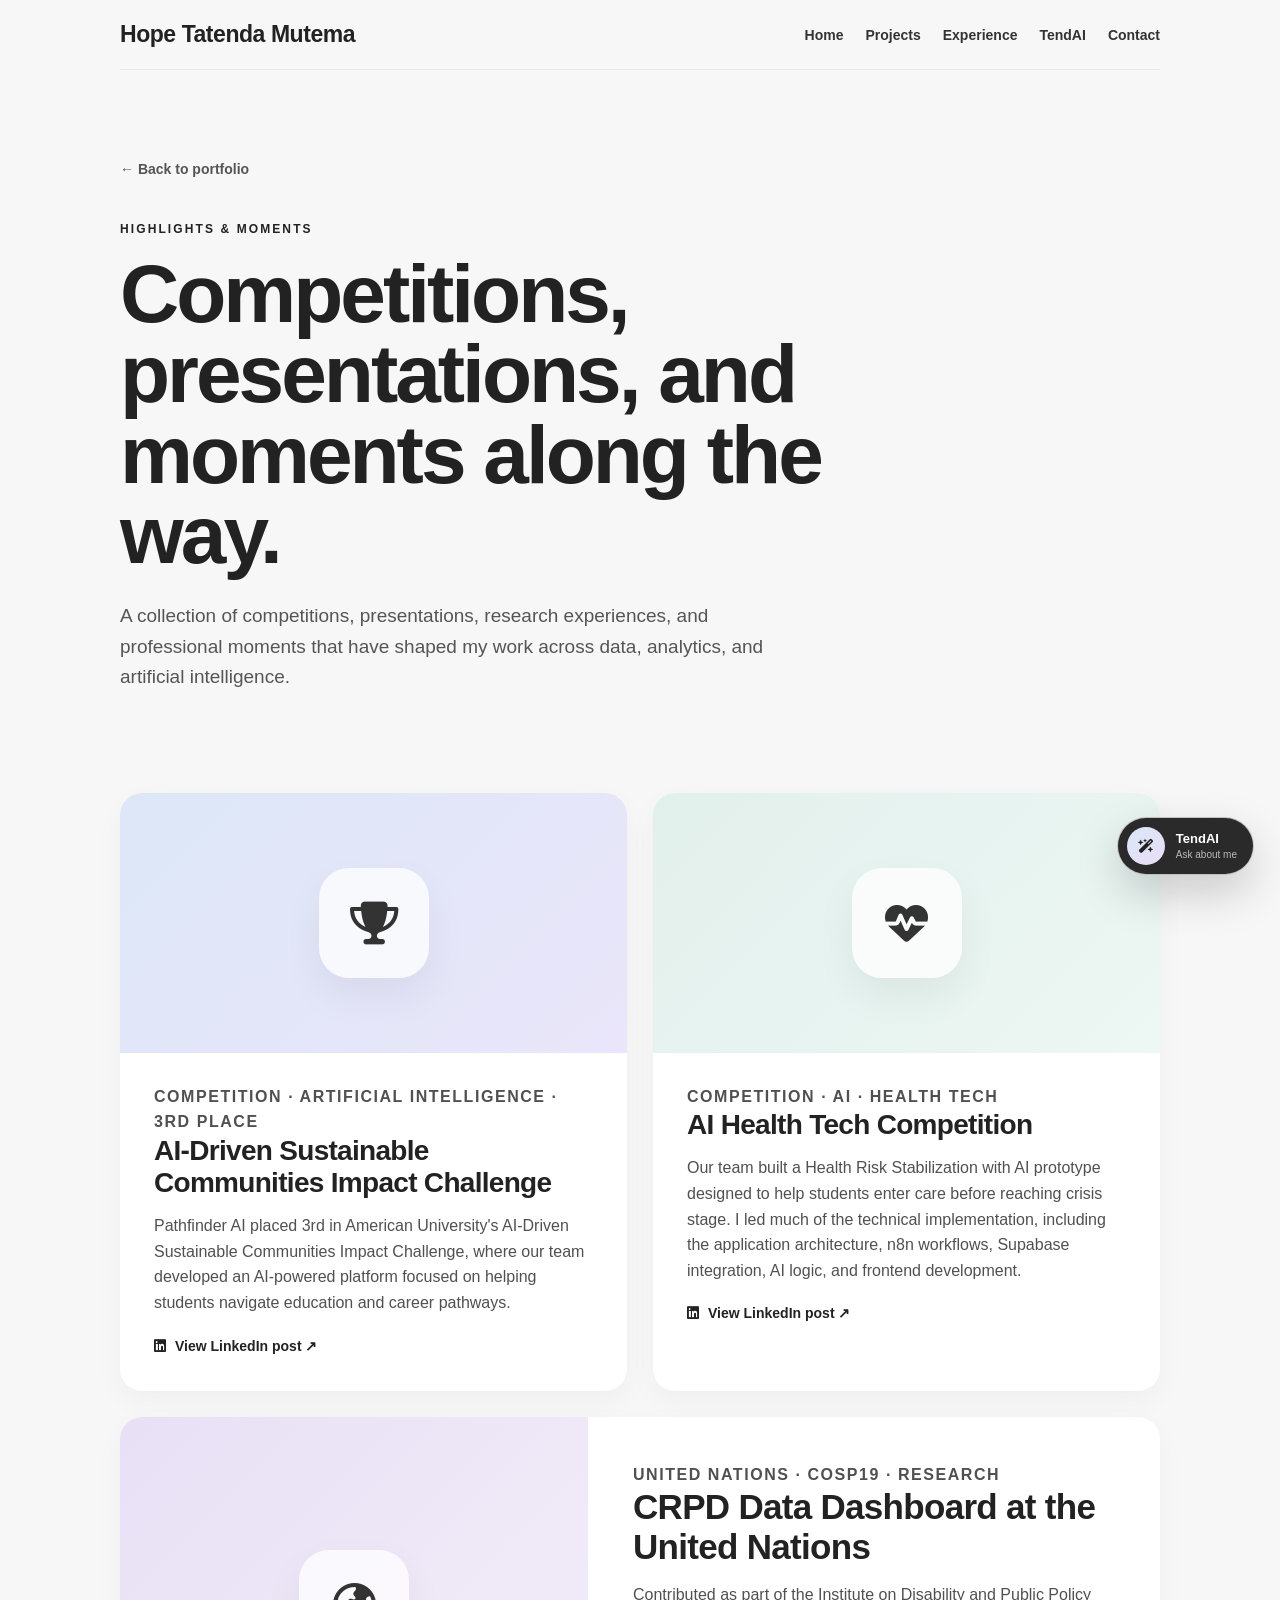
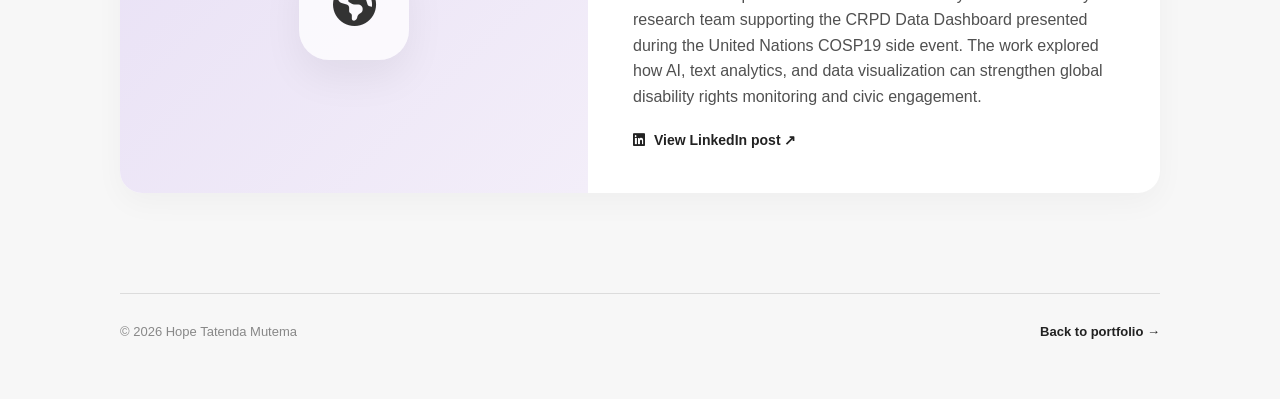
<file: highlights.html>
<!DOCTYPE html>
<html lang="en">

<head>

    <meta charset="UTF-8">

    <title>
        Highlights & Moments | Hope Tatenda Mutema
    </title>

    <meta
        name="viewport"
        content="width=device-width, initial-scale=1.0"
    >

    <meta
        name="description"
        content="Competitions, presentations, research moments, and professional highlights from Hope Tatenda Mutema."
    >

    <link
        rel="icon"
        type="image/jpeg"
        href="images/favicon.JPG"
    >

    <link
        rel="stylesheet"
        href="https://cdnjs.cloudflare.com/ajax/libs/font-awesome/6.5.2/css/all.min.css"
    >


    <style>

        * {
            box-sizing: border-box;
        }

        html {
            scroll-behavior: smooth;
        }

        body {

            margin: 0;

            font-family:
                Inter,
                -apple-system,
                BlinkMacSystemFont,
                "Segoe UI",
                Arial,
                sans-serif;

            background: #f7f7f7;
            color: #222;

            -webkit-font-smoothing: antialiased;
        }


        .page {

            max-width: 1100px;

            margin:
                0 auto;

            padding:
                0 30px 50px;
        }


        .site-nav {

            position: sticky;

            top: 0;

            z-index: 100;

            display: flex;

            justify-content: space-between;

            align-items: center;

            padding:
                21px 0;

            background:
                rgba(247, 247, 247, 0.92);

            backdrop-filter:
                blur(18px);

            -webkit-backdrop-filter:
                blur(18px);

            border-bottom:
                1px solid rgba(0, 0, 0, 0.055);
        }


        .brand {

            color: #222;

            text-decoration: none;

            font-size: 23px;

            font-weight: 750;

            letter-spacing:
                -0.45px;
        }


        .nav-links {

            display: flex;

            gap: 22px;

            align-items: center;
        }


        .nav-links a {

            color: #333;

            text-decoration: none;

            font-size: 14px;

            font-weight: 600;
        }


        .nav-links a:hover {
            opacity: 0.6;
        }


        .nav-ai-link {
            font-weight:
                750 !important;
        }


        .highlights-hero {

            padding:
                90px 0 80px;
        }


        .back-link {

            display: inline-flex;

            align-items: center;

            gap: 9px;

            margin-bottom: 45px;

            color: #555;

            text-decoration: none;

            font-size: 14px;

            font-weight: 650;
        }


        .back-link:hover {
            color: #222;
        }


        .section-label {

            margin:
                0 0 18px;

            font-size: 12px;

            font-weight: 750;

            letter-spacing:
                2.1px;
        }


        .highlights-hero h1 {

            max-width: 790px;

            margin:
                0 0 26px;

            font-size:
                clamp(52px, 7vw, 82px);

            line-height:
                0.98;

            letter-spacing:
                -3px;
        }


        .hero-description {

            max-width: 680px;

            margin: 0;

            font-size: 19px;

            line-height: 1.6;

            color: #555;
        }


        .highlights-section {

            padding:
                20px 0 100px;
        }


        .highlight-grid {

            display: grid;

            grid-template-columns:
                repeat(2, 1fr);

            gap: 26px;
        }


        .highlight-card {

            overflow: hidden;

            border-radius: 22px;

            background: #fff;

            box-shadow:
                0 10px 30px rgba(0, 0, 0, 0.035);

            transition:
                transform 0.25s ease,
                box-shadow 0.25s ease;
        }


        .highlight-card:hover {

            transform:
                translateY(-5px);

            box-shadow:
                0 22px 44px rgba(0, 0, 0, 0.075);
        }


        .highlight-visual {

            min-height: 260px;

            padding: 35px;

            display: flex;

            align-items: center;

            justify-content: center;
        }


        .competition-one {

            background:
                linear-gradient(
                    135deg,
                    #dce7f7,
                    #eae5fa
                );
        }


        .competition-two {

            background:
                linear-gradient(
                    135deg,
                    #e2f0ec,
                    #edf7f4
                );
        }


        .un-presentation {

            background:
                linear-gradient(
                    135deg,
                    #e8e0f5,
                    #f3eef9
                );
        }


        .moment-icon {

            width: 110px;

            height: 110px;

            border-radius: 30px;

            display: flex;

            align-items: center;

            justify-content: center;

            background:
                rgba(255, 255, 255, 0.75);

            box-shadow:
                0 18px 40px rgba(0, 0, 0, 0.06);
        }


        .moment-icon i {

            font-size: 43px;

            color: #333;
        }


        .highlight-content {

            padding:
                31px 34px 36px;
        }


        .highlight-type {

            margin:
                0 0 13px;

            font-size: 11px;

            font-weight: 750;

            letter-spacing:
                1.55px;

            color: #666;
        }


        .highlight-content h2 {

            margin:
                0 0 14px;

            font-size: 28px;

            line-height: 1.15;

            letter-spacing:
                -0.7px;
        }


        .highlight-content p {

            margin: 0;

            font-size: 16px;

            line-height: 1.6;

            color: #505050;
        }


        .highlight-link {

            display: inline-flex;

            align-items: center;

            gap: 9px;

            margin-top: 22px;

            color: #222;

            text-decoration: none;

            font-size: 14px;

            font-weight: 750;
        }


        .highlight-link:hover {
            opacity: 0.6;
        }


        .highlight-card.featured {

            grid-column:
                1 / -1;

            display: grid;

            grid-template-columns:
                0.9fr 1.1fr;
        }


        .highlight-card.featured .highlight-visual {
            min-height: 340px;
        }


        .highlight-card.featured .highlight-content {

            display: flex;

            flex-direction: column;

            justify-content: center;

            padding: 45px;
        }


        .highlight-card.featured h2 {
            font-size: 35px;
        }


        footer {

            display: flex;

            justify-content: space-between;

            align-items: center;

            padding:
                30px 0 10px;

            border-top:
                1px solid #dcdcdc;
        }


        footer p {

            margin: 0;

            font-size: 13px;

            color: #888;
        }


        footer a {

            color: #222;

            text-decoration: none;

            font-size: 13px;

            font-weight: 650;
        }


        /* FLOATING TendAI */

        .floating-ai-button {

            position: fixed;

            right: 26px;

            bottom: 25px;

            z-index: 300;

            display: flex;

            align-items: center;

            gap: 11px;

            padding:
                9px 16px 9px 9px;

            border:
                1px solid rgba(255, 255, 255, 0.7);

            border-radius:
                999px;

            background:
                rgba(34, 34, 34, 0.96);

            color: #fff;

            text-decoration: none;

            box-shadow:
                0 18px 45px rgba(0, 0, 0, 0.18);

            transition:
                transform 0.22s ease,
                box-shadow 0.22s ease;
        }


        .floating-ai-button:hover {

            transform:
                translateY(-3px);

            box-shadow:
                0 23px 55px rgba(0, 0, 0, 0.23);
        }


        .floating-ai-icon {

            width: 38px;

            height: 38px;

            display: flex;

            align-items: center;

            justify-content: center;

            flex-shrink: 0;

            border-radius: 50%;

            background:
                linear-gradient(
                    135deg,
                    #dce7f7,
                    #e8ddf7
                );

            color: #222;

            font-size: 14px;
        }


        .floating-ai-text {

            display: flex;

            flex-direction: column;

            line-height: 1.1;
        }


        .floating-ai-text strong {

            margin-bottom: 3px;

            font-size: 13px;
        }


        .floating-ai-text small {

            font-size: 10px;

            opacity: 0.68;
        }


        @media (max-width: 850px) {


            .site-nav {
                align-items: flex-start;
            }


            .nav-links {

                flex-wrap: wrap;

                justify-content: flex-end;
            }


            .highlight-grid {
                grid-template-columns: 1fr;
            }


            .highlight-card.featured {

                grid-column: auto;

                display: block;
            }


            .highlight-card.featured .highlight-visual {
                min-height: 260px;
            }


            .highlight-card.featured .highlight-content {

                padding:
                    31px 34px 36px;
            }

        }


        @media (max-width: 650px) {


            .page {

                padding:
                    0 18px 30px;
            }


            .site-nav {

                flex-direction: column;

                align-items: flex-start;

                gap: 12px;

                padding:
                    16px 0;
            }


            .brand {
                font-size: 20px;
            }


            .nav-links {

                flex-wrap: wrap;

                gap:
                    10px 17px;

                justify-content: flex-start;
            }


            .highlights-hero {

                padding:
                    55px 0 60px;
            }


            .back-link {
                margin-bottom: 35px;
            }


            .highlights-hero h1 {

                font-size: 48px;

                letter-spacing:
                    -2px;
            }


            .hero-description {
                font-size: 17px;
            }


            .highlight-visual {
                min-height: 210px;
            }


            .highlight-content {

                padding:
                    27px 25px 30px;
            }


            .highlight-content h2,
            .highlight-card.featured h2 {

                font-size: 25px;
            }


            .floating-ai-button {

                right: 14px;

                bottom: 14px;

                padding: 8px;
            }


            .floating-ai-icon {

                width: 42px;

                height: 42px;
            }


            .floating-ai-text {
                display: none;
            }


            footer {
                gap: 18px;
            }

        }

    </style>

</head>


<body>


<div class="page">


    <nav class="site-nav">


        <a
            href="index.html"
            class="brand"
        >
            Hope Tatenda Mutema
        </a>


        <div class="nav-links">


            <a href="index.html">
                Home
            </a>


            <a href="index.html#projects">
                Projects
            </a>


            <a href="index.html#experience">
                Experience
            </a>


            <a
                href="agent.html"
                class="nav-ai-link"
            >
                TendAI
            </a>


            <a href="index.html#contact">
                Contact
            </a>


        </div>


    </nav>



    <header class="highlights-hero">


        <a
            href="index.html"
            class="back-link"
        >
            ← Back to portfolio
        </a>


        <p class="section-label">
            HIGHLIGHTS & MOMENTS
        </p>


        <h1>

            Competitions,
            presentations,
            and moments
            along the way.

        </h1>


        <p class="hero-description">

            A collection of competitions, presentations,
            research experiences, and professional moments
            that have shaped my work across data,
            analytics, and artificial intelligence.

        </p>


    </header>



    <main class="highlights-section">


        <div class="highlight-grid">


            <!-- COMPETITION 1 -->

            <article class="highlight-card">


                <div class="highlight-visual competition-one">


                    <div class="moment-icon">

                        <i class="fa-solid fa-trophy"></i>

                    </div>


                </div>


                <div class="highlight-content">


                    <p class="highlight-type">
                        COMPETITION · ARTIFICIAL INTELLIGENCE · 3RD PLACE
                    </p>


                    <h2>
                        AI-Driven Sustainable Communities Impact Challenge
                    </h2>


                    <p>

                        Pathfinder AI placed 3rd in American University's
                        AI-Driven Sustainable Communities Impact Challenge,
                        where our team developed an AI-powered platform focused
                        on helping students navigate education and career pathways.

                    </p>


                    <a
                        class="highlight-link"
                        href="https://www.linkedin.com/posts/hope-mutema_im-excited-to-share-that-on-7-nov-2025-activity-7397816241844826113-D-Vx?utm_source=share&utm_medium=member_desktop&rcm=ACoAADZl0KUBY4eYOgbsHkZRFAzGKLTJjjicy-k"
                        target="_blank"
                        rel="noopener noreferrer"
                    >

                        <i class="fa-brands fa-linkedin"></i>

                        View LinkedIn post ↗

                    </a>


                </div>


            </article>



            <!-- COMPETITION 2 -->

            <article class="highlight-card">


                <div class="highlight-visual competition-two">


                    <div class="moment-icon">

                        <i class="fa-solid fa-heart-pulse"></i>

                    </div>


                </div>


                <div class="highlight-content">


                    <p class="highlight-type">
                        COMPETITION · AI · HEALTH TECH
                    </p>


                    <h2>
                        AI Health Tech Competition
                    </h2>


                    <p>

                        Our team built a Health Risk Stabilization with AI
                        prototype designed to help students enter care before
                        reaching crisis stage. I led much of the technical
                        implementation, including the application architecture,
                        n8n workflows, Supabase integration, AI logic,
                        and frontend development.

                    </p>


                    <a
                        class="highlight-link"
                        href="https://www.linkedin.com/posts/hope-mutema_ai-healthtech-fullstackdevelopment-activity-7433504224715444224-1KtA?utm_source=share&utm_medium=member_desktop&rcm=ACoAADZl0KUBY4eYOgbsHkZRFAzGKLTJjjicy-k"
                        target="_blank"
                        rel="noopener noreferrer"
                    >

                        <i class="fa-brands fa-linkedin"></i>

                        View LinkedIn post ↗

                    </a>


                </div>


            </article>



            <!-- UNITED NATIONS -->

            <article class="highlight-card featured">


                <div class="highlight-visual un-presentation">


                    <div class="moment-icon">

                        <i class="fa-solid fa-earth-americas"></i>

                    </div>


                </div>


                <div class="highlight-content">


                    <p class="highlight-type">
                        UNITED NATIONS · COSP19 · RESEARCH
                    </p>


                    <h2>
                        CRPD Data Dashboard at the United Nations
                    </h2>


                    <p>

                        Contributed as part of the Institute on Disability
                        and Public Policy research team supporting the
                        CRPD Data Dashboard presented during the United Nations
                        COSP19 side event. The work explored how AI,
                        text analytics, and data visualization can strengthen
                        global disability rights monitoring and civic engagement.

                    </p>


                    <a
                        class="highlight-link"
                        href="https://www.linkedin.com/posts/dcogburn_cosp19-ugcPost-7470505140379353088-sJqb?utm_source=share&utm_medium=member_desktop&rcm=ACoAADZl0KUBY4eYOgbsHkZRFAzGKLTJjjicy-k"
                        target="_blank"
                        rel="noopener noreferrer"
                    >

                        <i class="fa-brands fa-linkedin"></i>

                        View LinkedIn post ↗

                    </a>


                </div>


            </article>


        </div>


    </main>



    <footer>


        <p>
            © 2026 Hope Tatenda Mutema
        </p>


        <a href="index.html">
            Back to portfolio →
        </a>


    </footer>


</div>



<!-- FLOATING TendAI -->

<a
    href="agent.html"
    class="floating-ai-button"
    aria-label="Open TendAI"
>


    <span class="floating-ai-icon">

        <i class="fa-solid fa-wand-magic-sparkles"></i>

    </span>


    <span class="floating-ai-text">

        <strong>
            TendAI
        </strong>

        <small>
            Ask about me
        </small>

    </span>


</a>


</body>

</html>
</file>
<file: style.css>
* {
    box-sizing: border-box;
}

html {
    scroll-behavior: smooth;
    scroll-padding-top: 105px;
}

body {
    font-family:
        Inter,
        -apple-system,
        BlinkMacSystemFont,
        "Segoe UI",
        Arial,
        sans-serif;

    max-width: 1100px;
    margin: 0 auto;
    padding: 0 30px 36px;

    background-color: #f7f7f7;
    color: #222;

    -webkit-font-smoothing: antialiased;
    text-rendering: optimizeLegibility;
}

body.modal-open {
    overflow: hidden;
}


/* AI WELCOME */

.ai-welcome {
    position: fixed;
    inset: 0;

    z-index: 1000;

    display: none;

    align-items: center;
    justify-content: center;

    padding: 24px;
}

.ai-welcome.show {
    display: flex;
}

.ai-welcome-backdrop {
    position: absolute;
    inset: 0;

    background:
        rgba(18, 20, 27, 0.46);

    backdrop-filter: blur(8px);

    -webkit-backdrop-filter: blur(8px);
}

.ai-welcome-card {
    position: relative;
    z-index: 2;

    width: min(520px, 100%);

    padding:
        44px 42px 36px;

    overflow: hidden;

    border-radius: 28px;

    background:
        linear-gradient(
            145deg,
            rgba(255, 255, 255, 0.98),
            rgba(246, 247, 252, 0.98)
        );

    box-shadow:
        0 40px 110px rgba(0, 0, 0, 0.22);

    animation:
        welcomeIn 0.36s ease both;
}

.ai-welcome-card::before {
    content: "";

    position: absolute;

    width: 220px;
    height: 220px;

    top: -125px;
    right: -95px;

    border-radius: 50%;

    background:
        rgba(205, 219, 247, 0.6);
}

.ai-welcome-card::after {
    content: "";

    position: absolute;

    width: 175px;
    height: 175px;

    bottom: -120px;
    left: -80px;

    border-radius: 50%;

    background:
        rgba(224, 211, 245, 0.55);
}

@keyframes welcomeIn {

    from {
        opacity: 0;

        transform:
            translateY(18px)
            scale(0.97);
    }

    to {
        opacity: 1;

        transform:
            translateY(0)
            scale(1);
    }

}

.ai-welcome-close {
    position: absolute;

    top: 18px;
    right: 18px;

    z-index: 5;

    width: 36px;
    height: 36px;

    display: flex;

    align-items: center;
    justify-content: center;

    border: 0;

    border-radius: 50%;

    background:
        rgba(0, 0, 0, 0.045);

    color: #555;

    cursor: pointer;
}

.ai-welcome-close:hover {
    background:
        rgba(0, 0, 0, 0.09);
}

.ai-welcome-icon {
    position: relative;
    z-index: 2;

    width: 68px;
    height: 68px;

    display: flex;

    align-items: center;
    justify-content: center;

    margin-bottom: 24px;

    border-radius: 21px;

    background:
        linear-gradient(
            135deg,
            #dce7f7,
            #e6dcf6
        );

    font-size: 25px;

    box-shadow:
        0 13px 30px rgba(79, 85, 120, 0.12);
}

.ai-welcome-label {
    position: relative;
    z-index: 2;

    margin:
        0 0 10px;

    font-size: 11px;
    font-weight: 800;

    letter-spacing: 1.8px;

    color: #6a6a6a;
}

.ai-welcome-card h2 {
    position: relative;
    z-index: 2;

    max-width: 410px;

    margin:
        0 0 16px;

    font-size: 35px;
    line-height: 1.08;

    letter-spacing: -1.2px;
}

.ai-welcome-text {
    position: relative;
    z-index: 2;

    margin: 0;

    font-size: 16px;
    line-height: 1.6;

    color: #555;
}

.ai-welcome-actions {
    position: relative;
    z-index: 2;

    display: flex;

    gap: 10px;

    margin-top: 27px;
}

.ai-choice {
    min-height: 48px;

    display: inline-flex;

    align-items: center;
    justify-content: center;

    gap: 9px;

    flex: 1;

    padding:
        12px 18px;

    border-radius: 999px;

    font-family: inherit;

    font-size: 14px;
    font-weight: 750;

    text-decoration: none;

    cursor: pointer;

    transition:
        transform 0.2s ease,
        background 0.2s ease,
        box-shadow 0.2s ease;
}

.ai-choice:hover {
    transform:
        translateY(-2px);
}

.ai-choice-primary {
    border:
        1px solid #222;

    background: #222;

    color: #fff;
}

.ai-choice-primary:hover {
    box-shadow:
        0 10px 24px rgba(0, 0, 0, 0.15);
}

.ai-choice-secondary {
    border:
        1px solid #d5d5d5;

    background: #fff;

    color: #222;
}

.ai-choice-secondary:hover {
    background:
        #f2f2f2;
}

.ai-welcome-note {
    position: relative;
    z-index: 2;

    margin:
        17px 0 0;

    text-align: center;

    color: #999;

    font-size: 11px;
}


/* NAVIGATION */

.site-nav {
    position: sticky;
    top: 0;
    z-index: 100;

    display: flex;

    justify-content: space-between;
    align-items: center;

    padding:
        21px 0;

    background:
        rgba(247, 247, 247, 0.90);

    backdrop-filter: blur(18px);

    -webkit-backdrop-filter: blur(18px);

    border-bottom:
        1px solid rgba(0, 0, 0, 0.055);
}

.brand {
    color: #222;

    text-decoration: none;

    font-size: 23px;
    font-weight: 750;

    letter-spacing: -0.45px;
}

.nav-links {
    display: flex;

    gap: 14px;
}

.nav-links a {
    position: relative;

    color: #333;

    text-decoration: none;

    font-size: 13px;
    font-weight: 550;
}

.nav-links a::after {
    content: "";

    position: absolute;

    left: 0;
    bottom: -7px;

    width: 0;
    height: 2px;

    border-radius: 999px;

    background-color: #222;

    transition:
        width 0.22s ease;
}

.nav-links a:hover::after {
    width: 100%;
}

.nav-ai-link {
    font-weight: 750 !important;
}


/* HERO */

.hero {
    padding:
        58px 0 95px;
}

.hero-grid {
    display: grid;

    grid-template-columns:
        1.05fr 0.95fr;

    gap: 56px;

    align-items: center;
}

.hero-text {
    max-width: 650px;
}

.hero-profile {
    display: flex;

    align-items: center;

    gap: 14px;

    margin-bottom: 22px;
}

.hero-profile img {
    width: 82px;
    height: 82px;

    object-fit: cover;
    object-position: center;

    border-radius: 50%;

    border:
        4px solid #fff;

    box-shadow:
        0 10px 24px rgba(0, 0, 0, 0.09);

    display: block;
}

.profile-name {
    margin:
        0 0 4px;

    font-size: 17px;

    font-weight: 750;
}

.profile-role {
    margin: 0;

    font-size: 13px;

    color: #6a6a6a;
}

.hero-label {
    margin:
        0 0 18px;

    font-size: 13px;
    font-weight: 750;

    letter-spacing: 2.3px;
}

.hero h1 {
    margin:
        0 0 24px;

    font-size:
        clamp(50px, 5.4vw, 66px);

    line-height: 1.02;

    letter-spacing: -2.7px;
}

.hero-description {
    max-width: 620px;

    margin:
        0 0 28px;

    font-size: 18px;
    line-height: 1.58;

    color: #3e3e3e;
}

.hero-links {
    display: flex;

    gap: 12px;

    flex-wrap: wrap;
}

.hero-button {
    display: inline-flex;

    align-items: center;
    justify-content: center;

    padding:
        14px 22px;

    border-radius: 999px;

    text-decoration: none;

    font-size: 15px;
    font-weight: 700;

    transition:
        transform 0.2s ease,
        background-color 0.2s ease,
        box-shadow 0.2s ease;
}

.hero-button:hover {
    transform:
        translateY(-2px);
}

.primary-button {
    color: #fff;

    background-color: #222;
}

.primary-button:hover {
    box-shadow:
        0 10px 22px rgba(0, 0, 0, 0.12);
}

.secondary-button {
    color: #222;

    background: #fff;

    border:
        1px solid #d8d8d8;
}

.secondary-button:hover {
    background:
        #f0f0f0;
}

.hero-visual {
    position: relative;

    min-height: 430px;
}

.main-card {
    position: relative;

    min-height: 360px;

    padding: 30px;

    overflow: hidden;

    border-radius: 26px;

    background:
        linear-gradient(
            135deg,
            #dce7f7 0%,
            #e7e9fa 48%,
            #eee5fb 100%
        );

    box-shadow:
        0 28px 60px rgba(43, 48, 76, 0.09);

    display: flex;

    flex-direction: column;

    justify-content: space-between;
}

.main-card::before {
    content: "";

    position: absolute;

    width: 200px;
    height: 200px;

    border-radius: 50%;

    top: -76px;
    right: -62px;

    background:
        rgba(255, 255, 255, 0.28);
}

.mini-label {
    position: relative;
    z-index: 1;

    margin:
        0 0 12px;

    font-size: 12px;
    font-weight: 750;

    letter-spacing: 1.6px;

    opacity: 0.62;
}

.main-card h3 {
    position: relative;
    z-index: 1;

    max-width: 300px;

    margin: 0;

    font-size: 30px;
    line-height: 1.15;

    letter-spacing: -1px;
}

.hero-chart {
    display: flex;

    align-items: flex-end;

    gap: 14px;

    height: 125px;

    margin-top: 24px;
}

.hero-chart span {
    display: block;

    width: 44px;

    border-radius:
        18px 18px 7px 7px;

    transition:
        transform 0.3s ease;
}

.main-card:hover .hero-chart span {
    transform:
        translateY(-4px);
}

.hero-chart span:nth-child(1) {
    height: 58px;

    background-color:
        rgba(34, 34, 34, 0.14);
}

.hero-chart span:nth-child(2) {
    height: 92px;

    background-color:
        rgba(113, 101, 255, 0.52);
}

.hero-chart span:nth-child(3) {
    height: 74px;

    background-color:
        rgba(34, 34, 34, 0.20);
}

.hero-chart span:nth-child(4) {
    height: 112px;

    background-color:
        rgba(102, 197, 165, 0.62);
}


/* FLOATING HERO CARDS */

.floating-card {
    position: absolute;

    max-width: 185px;

    padding:
        15px 17px;

    border-radius: 18px;

    background:
        rgba(255, 255, 255, 0.96);

    box-shadow:
        0 20px 42px rgba(0, 0, 0, 0.08);

    transition:
        transform 0.22s ease,
        box-shadow 0.22s ease;
}

.floating-card:hover {
    transform:
        translateY(-4px);

    box-shadow:
        0 26px 48px rgba(0, 0, 0, 0.10);
}

.floating-card-one {
    top: -14px;
    right: -6px;
}

.floating-card-two {
    bottom: 68px;
    left: -18px;
}

.floating-card-three {
    bottom: 0;
    right: 10px;
}

.floating-number {
    margin:
        0 0 5px;

    font-size: 23px;
    font-weight: 750;
}

.floating-text {
    margin: 0;

    font-size: 12px;
    line-height: 1.35;

    color: #5a5a5a;
}


/* SECTION LABEL */

.section-label {
    margin-bottom: 14px;

    font-size: 12px;
    font-weight: 750;

    letter-spacing: 2.1px;
}


/* PROJECTS */

.projects {
    padding:
        78px 0 110px;
}

.projects h2 {
    margin:
        0 0 42px;

    font-size: 44px;

    letter-spacing: -1.4px;
}

.project-grid {
    display: grid;

    grid-template-columns:
        repeat(2, 1fr);

    gap: 26px;
}

.project-card {
    overflow: hidden;

    border-radius: 18px;

    background: #fff;

    box-shadow:
        0 8px 26px rgba(0, 0, 0, 0.03);

    transition:
        transform 0.28s ease,
        box-shadow 0.28s ease;
}

.project-card:hover {
    transform:
        translateY(-6px);

    box-shadow:
        0 20px 42px rgba(0, 0, 0, 0.07);
}

.project-card:nth-child(3) {
    grid-column:
        1 / -1;

    display: grid;

    grid-template-columns:
        0.9fr 1.1fr;
}

.project-image {
    min-height: 215px;

    padding: 26px;

    overflow: hidden;

    display: flex;

    align-items: center;
    justify-content: center;
}

.project-image-one {
    background:
        linear-gradient(
            135deg,
            #d9e4f5 0%,
            #edf3fb 100%
        );
}

.project-image-two {
    background:
        linear-gradient(
            135deg,
            #e7dcf6 0%,
            #f5f0fb 100%
        );
}

.project-image-three {
    background:
        linear-gradient(
            135deg,
            #dceee8 0%,
            #eef7f4 100%
        );
}

.project-image img {
    width: 100%;
    height: 175px;

    object-fit: contain;

    display: block;

    transition:
        transform 0.32s ease;
}

.project-card:hover .project-image img {
    transform:
        scale(1.04);
}

.project-card:nth-child(3) .project-image {
    min-height: 100%;
}

.project-card:nth-child(3) .project-image img {
    height: 205px;

    max-width: 450px;
}

.project-content {
    padding:
        30px 34px 34px;
}

.project-card:nth-child(3) .project-content {
    display: flex;

    flex-direction: column;

    justify-content: center;
}

.project-type {
    margin:
        0 0 14px;

    font-size: 11px;
    font-weight: 750;

    letter-spacing: 1.5px;
}

.project-card h3 {
    margin:
        0 0 14px;

    font-size: 27px;
    line-height: 1.15;

    letter-spacing: -0.55px;
}

.project-card h3 a {
    color: #222;

    text-decoration: none;
}

.project-card p {
    margin-bottom: 0;

    font-size: 16px;
    line-height: 1.55;

    color: #3d3d3d;
}

.project-link {
    display: inline-block;

    margin-top: 20px;

    color: #222;

    text-decoration: none;

    font-size: 14px;
    font-weight: 700;

    transition:
        transform 0.2s ease,
        opacity 0.2s ease;
}

.project-link:hover {
    transform:
        translateX(3px);

    opacity: 0.65;
}


/* ABOUT */

.about {
    padding:
        90px 0 105px;

    border-top:
        1px solid #dcdcdc;
}

.about-grid {
    display: grid;

    grid-template-columns:
        1.05fr 1fr;

    gap: 70px;

    align-items: start;
}

.about h2 {
    margin: 0;

    font-size: 43px;
    line-height: 1.08;

    letter-spacing: -1.4px;
}

.about-text p {
    margin-top: 0;
    margin-bottom: 20px;

    font-size: 18px;
    line-height: 1.62;

    color: #3f3f3f;
}


/* SKILLS */

.skills {
    padding:
        84px 0 100px;

    border-top:
        1px solid #dcdcdc;
}

.skills-grid {
    display: grid;

    grid-template-columns:
        0.8fr 1.2fr;

    gap: 70px;

    align-items: start;
}

.skills h2 {
    margin:
        0 0 16px;

    font-size: 40px;
    line-height: 1.08;

    letter-spacing: -1.2px;
}

.skills-intro {
    max-width: 390px;

    margin: 0;

    font-size: 17px;
    line-height: 1.58;

    color: #5a5a5a;
}

.skill-tags {
    display: flex;

    flex-wrap: wrap;

    gap: 10px;
}

.skill-tags span {
    display: inline-flex;

    align-items: center;

    gap: 9px;

    padding:
        10px 16px;

    border:
        1px solid rgba(0, 0, 0, 0.055);

    border-radius: 999px;

    background: #fff;

    box-shadow:
        0 6px 18px rgba(0, 0, 0, 0.022);

    font-size: 14px;
    font-weight: 650;

    transition:
        transform 0.2s ease,
        box-shadow 0.2s ease;
}

.skill-tags span:hover {
    transform:
        translateY(-2px);

    box-shadow:
        0 10px 24px rgba(0, 0, 0, 0.05);
}

.skill-tags i {
    font-size: 14px;

    width: 16px;

    text-align: center;

    color: #444;
}


/* EDUCATION */

.education {
    padding:
        65px 0 80px;

    border-top:
        1px solid #dcdcdc;
}

.education-list {
    margin-top: 26px;

    border-top:
        1px solid #dcdcdc;
}

.education-item {
    display: grid;

    grid-template-columns:
        1.3fr 0.7fr;

    gap: 50px;

    align-items: center;

    padding:
        24px 0;

    border-bottom:
        1px solid #dcdcdc;
}

.education-main h3 {
    margin:
        0 0 6px;

    font-size: 22px;
    line-height: 1.2;

    letter-spacing: -0.35px;
}

.education-school {
    margin: 0;

    font-size: 15px;

    color: #5a5a5a;
}

.education-meta {
    text-align: right;
}

.education-meta p {
    margin:
        0 0 5px;

    font-size: 14px;

    color: #5a5a5a;
}

.education-highlight {
    font-weight: 750;

    color:
        #222 !important;
}


/* EXPERIENCE */

.experience {
    padding:
        92px 0 110px;

    border-top:
        1px solid #dcdcdc;
}

.experience h2 {
    margin:
        0 0 40px;

    font-size: 42px;

    letter-spacing: -1.1px;
}

.experience-grid {
    display: grid;

    grid-template-columns:
        repeat(2, 1fr);

    gap: 20px;
}

.experience-card {
    padding: 26px;

    border-radius: 16px;

    background-color: #fff;

    transition:
        transform 0.22s ease,
        box-shadow 0.22s ease;
}

.experience-card:hover {
    transform:
        translateY(-4px);

    box-shadow:
        0 16px 36px rgba(0, 0, 0, 0.05);
}

.experience-year {
    margin:
        0 0 15px;

    font-size: 11px;
    font-weight: 750;

    letter-spacing: 1.35px;

    opacity: 0.5;
}

.experience-card h3 {
    margin:
        0 0 7px;

    font-size: 21px;
    line-height: 1.2;
}

.experience-org {
    margin:
        0 0 15px !important;

    font-size:
        14px !important;

    font-weight: 700;

    opacity: 0.65;
}

.experience-card p {
    margin: 0;

    font-size: 15px;
    line-height: 1.55;

    color: #3d3d3d;
}


/* CONTACT */

.contact {
    padding:
        92px 0 85px;

    border-top:
        1px solid #dcdcdc;
}

.contact-grid {
    display: grid;

    grid-template-columns:
        1.2fr 0.8fr;

    gap: 70px;

    align-items: start;
}

.contact h2 {
    margin:
        0 0 20px;

    font-size: 52px;
    line-height: 1.02;

    letter-spacing: -1.8px;
}

.contact p {
    max-width: 560px;

    margin: 0;

    font-size: 18px;
    line-height: 1.58;

    color: #3e3e3e;
}

.contact-links {
    display: flex;

    flex-direction: column;
}

.contact-links a {
    display: flex;

    justify-content: space-between;
    align-items: center;

    padding:
        15px 0;

    border-bottom:
        1px solid #dcdcdc;

    color: #222;

    text-decoration: none;

    font-size: 19px;
    font-weight: 700;

    transition:
        padding-left 0.2s ease,
        color 0.2s ease;
}

.contact-links a:first-child {
    border-top:
        1px solid #dcdcdc;
}

.contact-links a:hover {
    padding-left: 7px;
}

.contact-link-left {
    display: inline-flex;

    align-items: center;

    gap: 13px;
}

.contact-link-left i {
    width: 20px;

    text-align: center;

    font-size: 18px;

    color: #555;
}

.contact-arrow {
    font-size: 21px;

    font-weight: 500;

    opacity: 0.48;
}


/* FOOTER */

footer {
    display: flex;

    justify-content: space-between;
    align-items: center;

    padding:
        26px 0 20px;

    border-top:
        1px solid #dcdcdc;
}

footer p {
    margin: 0;

    font-size: 13px;

    opacity: 0.55;
}

footer a {
    color: #222;

    text-decoration: none;

    font-size: 13px;
    font-weight: 650;
}


/* FLOATING TendAI BUTTON */

.floating-ai-button {
    position: fixed;

    right: 26px;
    bottom: 25px;

    z-index: 300;

    display: flex;

    align-items: center;

    gap: 11px;

    padding:
        9px 16px 9px 9px;

    border:
        1px solid rgba(255, 255, 255, 0.7);

    border-radius: 999px;

    background:
        rgba(34, 34, 34, 0.96);

    color: #fff;

    text-decoration: none;

    box-shadow:
        0 18px 45px rgba(0, 0, 0, 0.18);

    transition:
        transform 0.22s ease,
        box-shadow 0.22s ease;
}

.floating-ai-button:hover {
    transform:
        translateY(-3px);

    box-shadow:
        0 23px 55px rgba(0, 0, 0, 0.23);
}

.floating-ai-icon {
    width: 38px;
    height: 38px;

    display: flex;

    align-items: center;
    justify-content: center;

    flex-shrink: 0;

    border-radius: 50%;

    background:
        linear-gradient(
            135deg,
            #dce7f7,
            #e8ddf7
        );

    color: #222;

    font-size: 14px;
}

.floating-ai-text {
    display: flex;

    flex-direction: column;

    line-height: 1.1;
}

.floating-ai-text strong {
    margin-bottom: 3px;

    font-size: 13px;
}

.floating-ai-text small {
    font-size: 10px;

    opacity: 0.68;
}


/* TABLET */

@media (max-width: 900px) {

    body {
        padding:
            0 24px 30px;
    }

    .site-nav {
        align-items: flex-start;
    }

    .nav-links {

        justify-content: flex-end;

        flex-wrap: wrap;

        max-width: 600px;
    }

    .hero-grid {
        grid-template-columns: 1fr;

        gap: 44px;
    }

    .hero-visual {
        min-height: 410px;
    }

    .main-card {
        min-height: 355px;
    }

    .skills-grid {
        grid-template-columns: 1fr;

        gap: 32px;
    }

    .education-item {
        grid-template-columns: 1fr;

        gap: 12px;
    }

    .education-meta {
        text-align: left;
    }

}


/* MOBILE */

@media (max-width: 650px) {

    html {
        scroll-padding-top: 185px;
    }

    body {
        padding:
            0 18px 22px;
    }

    .site-nav {
        flex-direction: column;

        align-items: flex-start;

        gap: 13px;

        padding:
            16px 0;
    }

    .brand {
        font-size: 20px;
    }

    .nav-links {
        width: 100%;

        justify-content: flex-start;

        flex-wrap: wrap;

        gap:
            10px 15px;
    }

    .nav-links a {
        font-size: 13px;
    }


    .ai-welcome {
        padding: 16px;
    }

    .ai-welcome-card {
        padding:
            37px 24px 28px;

        border-radius: 24px;
    }

    .ai-welcome-icon {
        width: 59px;
        height: 59px;

        margin-bottom: 20px;

        border-radius: 18px;

        font-size: 21px;
    }

    .ai-welcome-card h2 {
        font-size: 29px;
    }

    .ai-welcome-text {
        font-size: 15px;
    }

    .ai-welcome-actions {
        flex-direction: column-reverse;
    }

    .ai-choice {
        width: 100%;
    }


    .hero {
        padding:
            48px 0 78px;
    }

    .hero-profile img {
        width: 74px;
        height: 74px;
    }

    .hero h1 {
        font-size: 42px;

        letter-spacing: -1.7px;
    }

    .hero-description {
        font-size: 17px;
    }

    .hero-visual {
        min-height: auto;

        display: flex;

        flex-direction: column;

        gap: 12px;
    }

    .main-card {
        min-height: 290px;

        padding: 24px;
    }

    .main-card h3 {
        font-size: 27px;
    }

    .floating-card {
        position: static;

        max-width: 100%;
    }


    .project-grid {
        grid-template-columns: 1fr;
    }

    .project-card:nth-child(3) {
        grid-column: auto;

        display: block;
    }

    .project-image {
        min-height: 160px;
    }

    .project-image img,
    .project-card:nth-child(3) .project-image img {
        height: 132px;
    }


    .about-grid {
        grid-template-columns: 1fr;

        gap: 28px;
    }

    .about h2 {
        font-size: 35px;
    }


    .skills-grid {
        grid-template-columns: 1fr;

        gap: 28px;
    }

    .skills h2 {
        font-size: 34px;
    }

    .skill-tags {
        gap: 9px;
    }

    .skill-tags span {
        padding:
            10px 14px;

        font-size: 13px;
    }

    .skill-tags i {
        font-size: 13px;
    }


    .education {
        padding:
            58px 0 68px;
    }

    .education-item {
        padding:
            22px 0;
    }

    .education-main h3 {
        font-size: 20px;
    }


    .experience-grid {
        grid-template-columns: 1fr;
    }


    .contact-grid {
        grid-template-columns: 1fr;

        gap: 38px;
    }

    .contact h2 {
        font-size: 40px;
    }

    .contact-links a {
        font-size: 17px;
    }

    .contact-link-left i {
        font-size: 16px;
    }


    .floating-ai-button {
        right: 14px;
        bottom: 14px;

        padding: 8px;
    }

    .floating-ai-icon {
        width: 42px;
        height: 42px;
    }

    .floating-ai-text {
        display: none;
    }


    footer {
        gap: 18px;
    }

}
</file>
